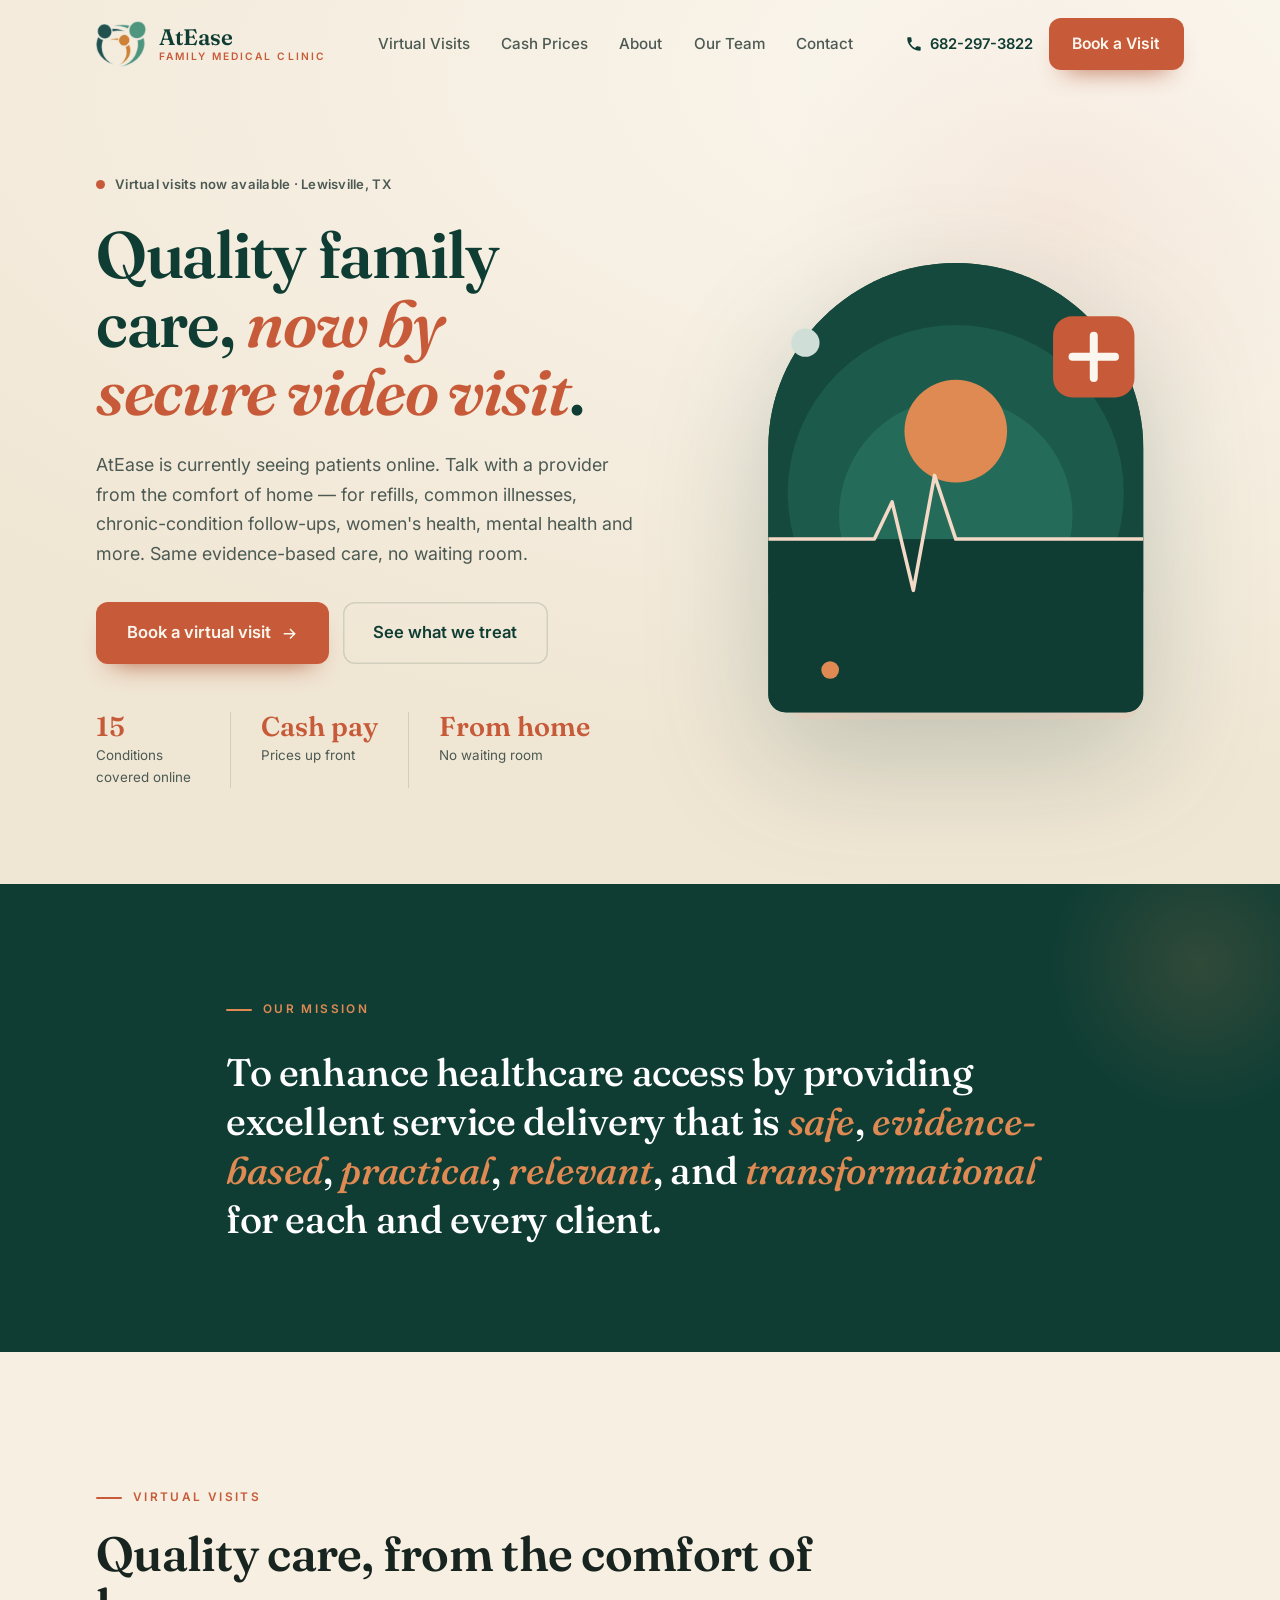
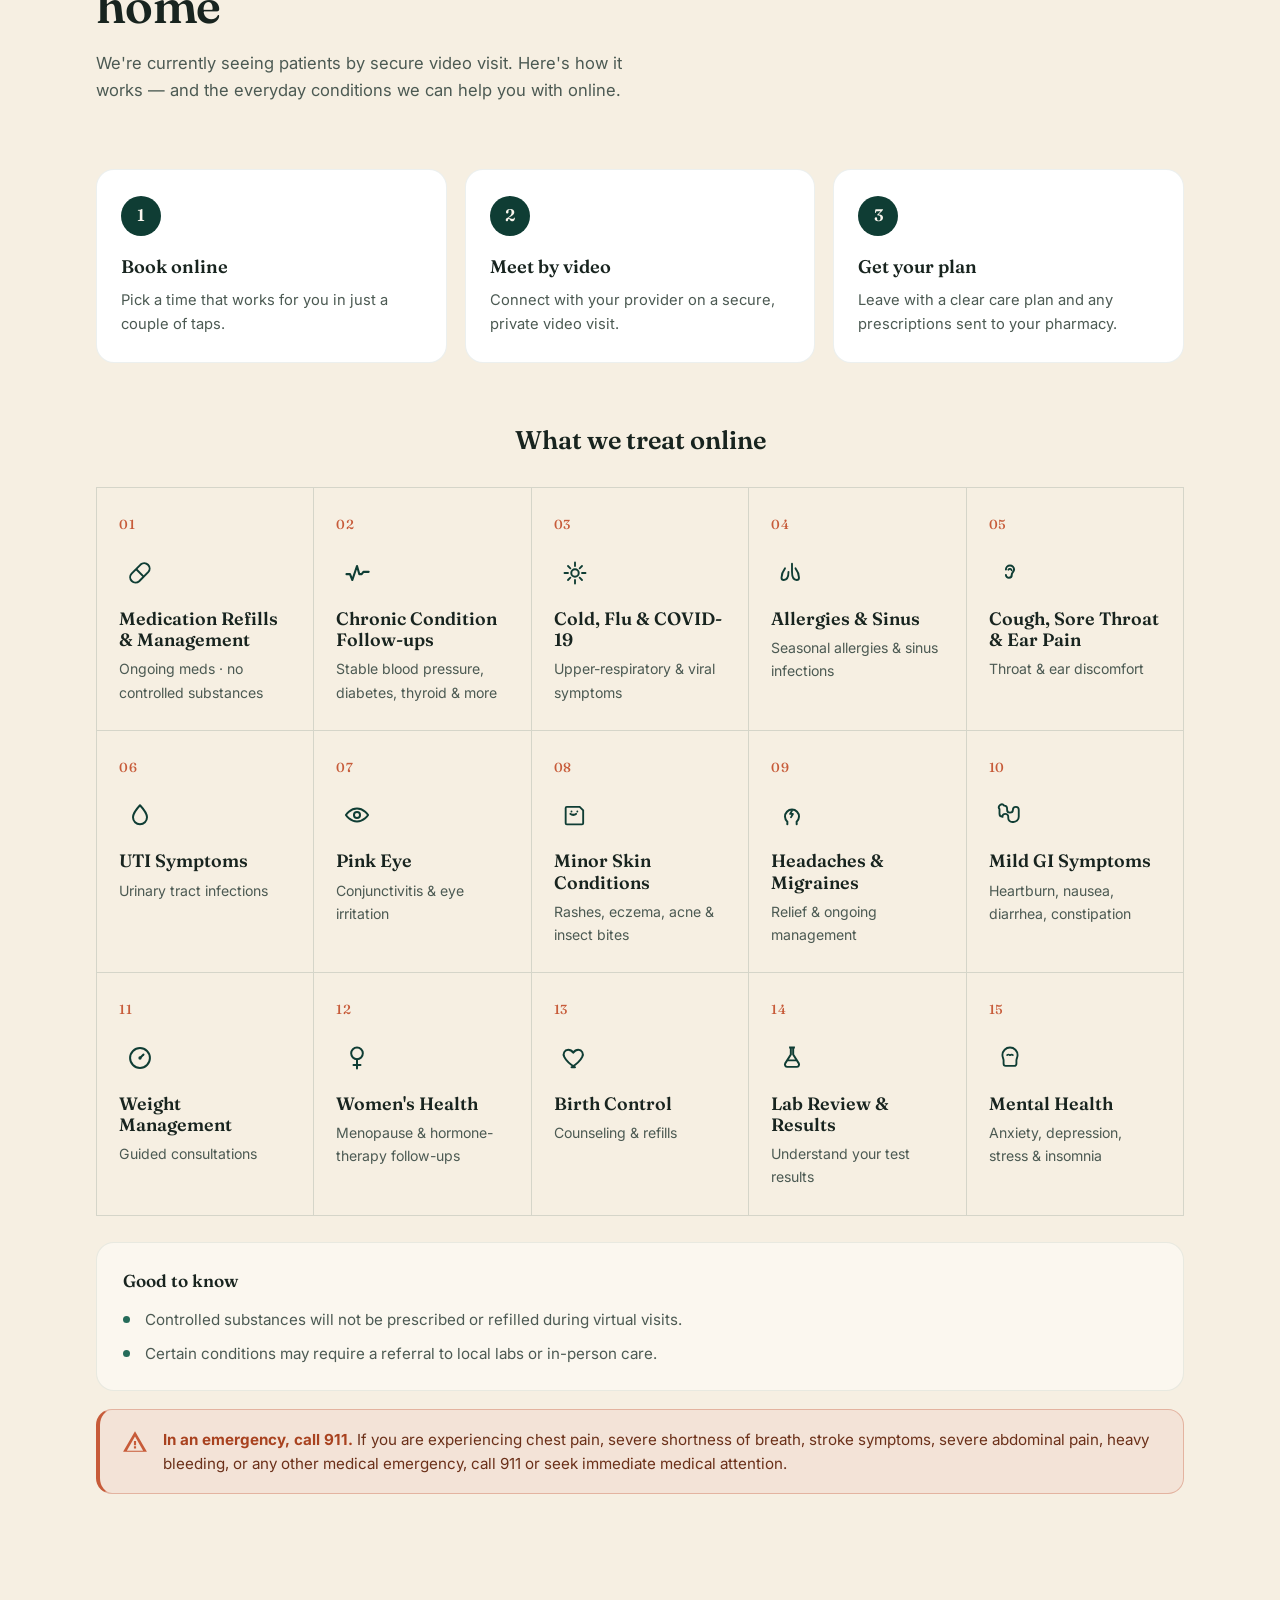
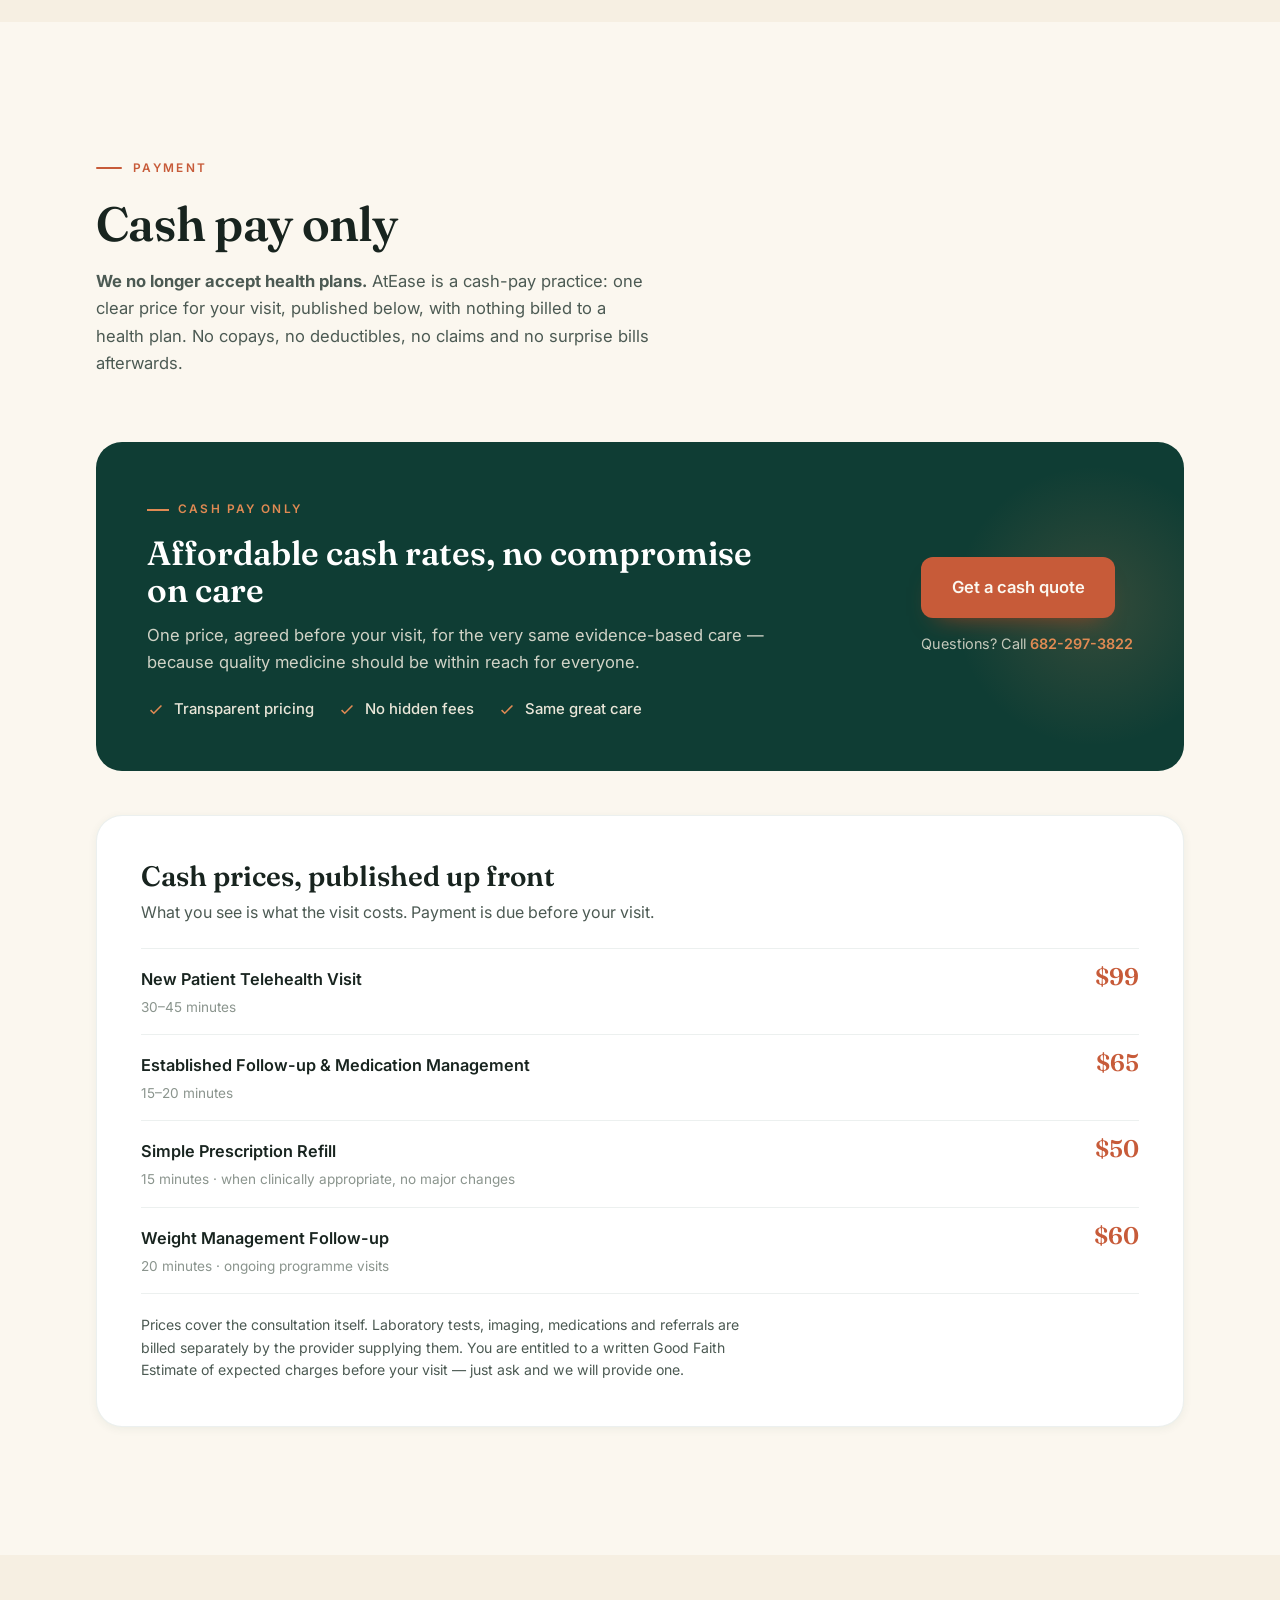
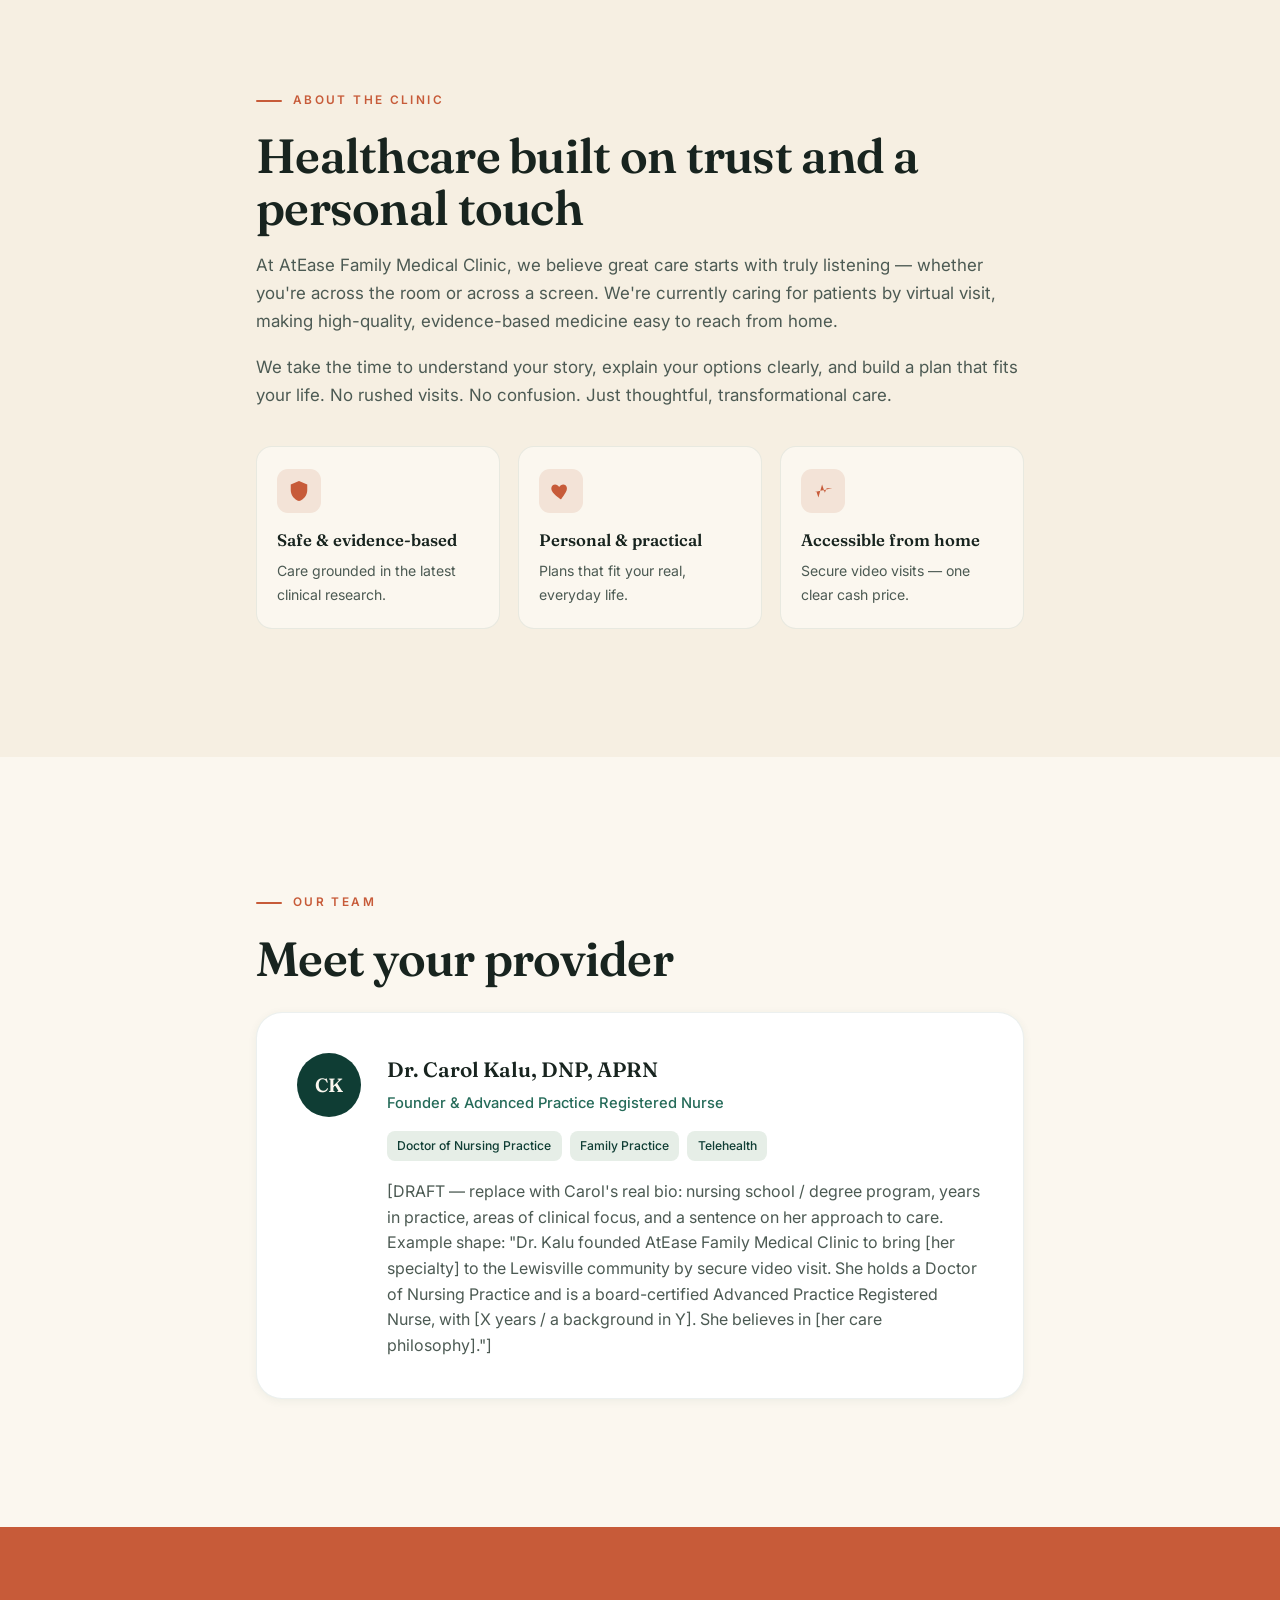
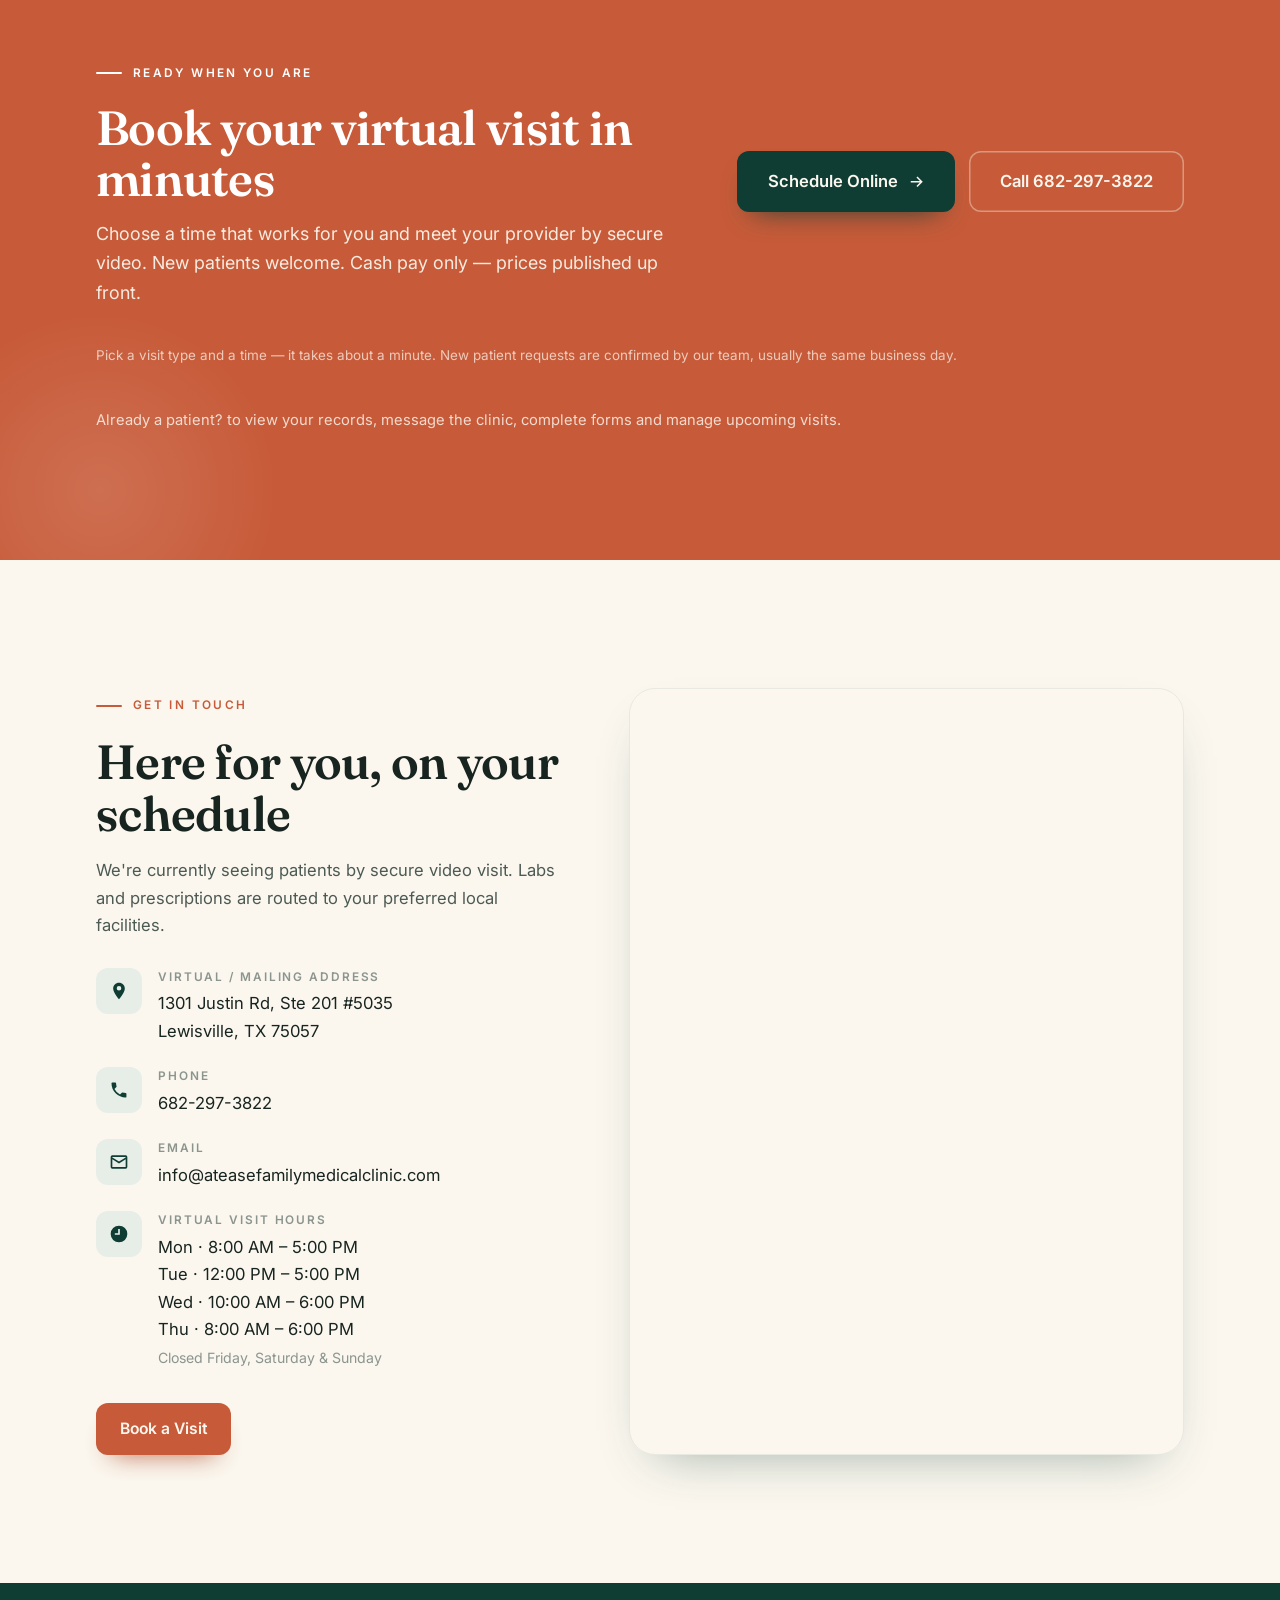
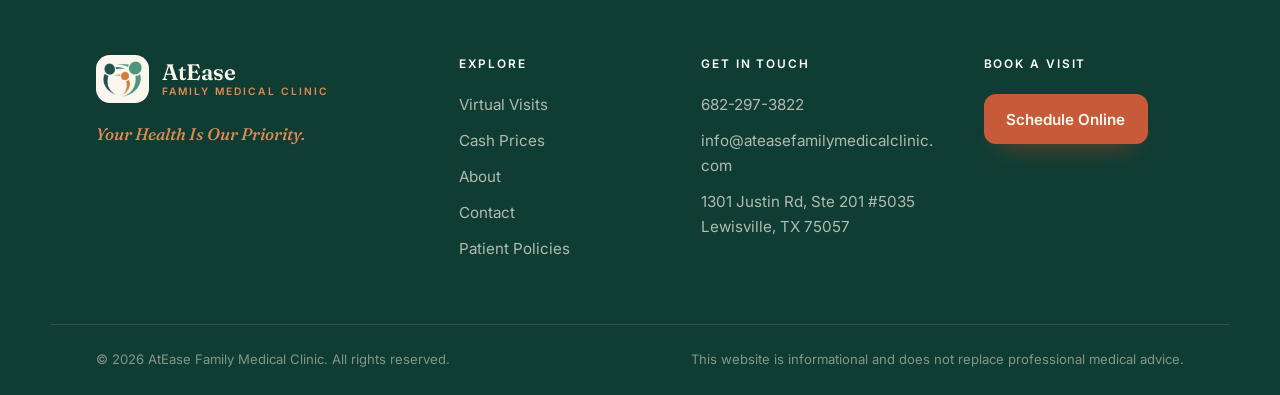
<file: index.html>
<!DOCTYPE html>
<html lang="en">
<head>
<meta charset="UTF-8" />
<meta name="viewport" content="width=device-width, initial-scale=1.0" />
<title>AtEase Family Medical Clinic — Virtual Visits in Lewisville, TX</title>
<meta name="description" content="AtEase Family Medical Clinic offers virtual visits in Lewisville, TX — refills, common illnesses, chronic-condition follow-ups, women's health, mental health and more. Evidence-based care from home. Cash pay only, with prices published up front." />

<!-- Open Graph -->
<meta property="og:title" content="AtEase Family Medical Clinic — Virtual Visits" />
<meta property="og:description" content="See a provider by secure video. Evidence-based virtual care for refills, common illnesses, chronic conditions, women's health, mental health and more. Cash pay only, prices published up front." />
<meta property="og:type" content="website" />
<meta property="og:url" content="https://ateasefamilymedicalclinic.com/" />
<meta property="og:image" content="https://ateasefamilymedicalclinic.com/og-image.png" />
<meta property="og:image:width" content="1200" />
<meta property="og:image:height" content="630" />
<meta name="twitter:card" content="summary_large_image" />
<meta name="twitter:image" content="https://ateasefamilymedicalclinic.com/og-image.png" />

<link rel="preconnect" href="https://fonts.googleapis.com" />
<link rel="preconnect" href="https://fonts.gstatic.com" crossorigin />
<link href="https://fonts.googleapis.com/css2?family=Fraunces:opsz,wght@9..144,400;9..144,500;9..144,600;9..144,700&family=Inter:wght@400;500;600;700&display=swap" rel="stylesheet" />
<link rel="stylesheet" href="styles.css?v=20261008" />
<link rel="icon" href="favicon.ico" sizes="any" />
<link rel="icon" type="image/png" sizes="32x32" href="favicon-32.png" />
<link rel="apple-touch-icon" href="apple-touch-icon.png" />
</head>
<body>

<!-- ===================== NAV ===================== -->
<header class="nav" id="nav">
  <div class="nav__inner">
    <a href="#home" class="brand" aria-label="AtEase Family Medical Clinic home">
      <span class="brand__mark" aria-hidden="true">
        <img src="logo.png" alt="" width="133" height="123" decoding="async" />
      </span>
      <span class="brand__text">
        <span class="brand__name">AtEase</span>
        <span class="brand__sub">Family Medical Clinic</span>
      </span>
    </a>

    <nav class="nav__links" aria-label="Primary">
      <a href="#services">Virtual Visits</a>
      <a href="#cash-pay">Cash Prices</a>
      <a href="#about">About</a>
      <a href="#team">Our Team</a>
      <a href="#contact">Contact</a>
    </nav>

    <div class="nav__actions">
      <a href="#" class="nav__portal" data-portal-link target="_blank" rel="noopener">Patient Portal</a>
      <a href="tel:6822973822" class="nav__phone" aria-label="Call the clinic">
        <svg viewBox="0 0 24 24" width="18" height="18" aria-hidden="true"><path fill="currentColor" d="M6.6 10.8a15 15 0 006.6 6.6l2.2-2.2a1 1 0 011-.24 11 11 0 003.5.56 1 1 0 011 1V20a1 1 0 01-1 1A17 17 0 013 4a1 1 0 011-1h3.5a1 1 0 011 1 11 11 0 00.56 3.5 1 1 0 01-.24 1z"/></svg>
        <span>682-297-3822</span>
      </a>
      <a href="#book" class="btn btn--primary nav__book" data-book-cta>Book a Visit</a>
    </div>

    <button class="nav__toggle" id="navToggle" aria-label="Open menu" aria-expanded="false">
      <span></span><span></span><span></span>
    </button>
  </div>

  <!-- mobile drawer -->
  <div class="nav__mobile" id="navMobile">
    <a href="#services">Virtual Visits</a>
      <a href="#cash-pay">Cash Prices</a>
    <a href="#about">About</a>
    <a href="#team">Our Team</a>
    <a href="#contact">Contact</a>
    <a href="#" data-portal-link target="_blank" rel="noopener">Patient Portal</a>
    <a href="tel:6822973822" class="nav__mobile-phone">682-297-3822</a>
    <a href="#book" class="btn btn--primary" data-book-cta>Book a Visit</a>
  </div>
</header>

<main>
<!-- ===================== HERO ===================== -->
<section class="hero" id="home">
  <div class="container hero__inner">
    <div class="hero__content reveal">
      <span class="eyebrow"><span class="dot"></span>Virtual visits now available · Lewisville, TX</span>
      <h1 class="hero__title">Quality family care, <em>now by secure video visit</em>.</h1>
      <p class="hero__lead">
        AtEase is currently seeing patients online. Talk with a provider from the comfort
        of home — for refills, common illnesses, chronic-condition follow-ups, women's
        health, mental health and more. Same evidence-based care, no waiting room.
      </p>
      <div class="hero__cta">
        <a href="#book" class="btn btn--primary btn--lg" data-book-cta>
          Book a virtual visit
          <svg viewBox="0 0 24 24" width="18" height="18" aria-hidden="true"><path fill="currentColor" d="M5 12h12.2l-4.6-4.6L14 6l7 7-7 7-1.4-1.4 4.6-4.6H5z"/></svg>
        </a>
        <a href="#services" class="btn btn--ghost btn--lg">See what we treat</a>
      </div>

      <ul class="hero__trust" aria-label="Highlights">
        <li><strong>15</strong><span>Conditions covered online</span></li>
        <li><strong>Cash pay</strong><span>Prices up front</span></li>
        <li><strong>From home</strong><span>No waiting room</span></li>
      </ul>
    </div>

    <div class="hero__art reveal" aria-hidden="true">
      <svg viewBox="0 0 520 600" fill="none" xmlns="http://www.w3.org/2000/svg">
        <defs>
          <clipPath id="archClip">
            <path d="M50 270C50 154 145 60 262 60C379 60 474 154 474 270V548C474 559 465 568 454 568H70C59 568 50 559 50 548V270Z"/>
          </clipPath>
        </defs>

        <!-- soft offset shadow shape -->
        <path d="M74 286C74 176 162 88 272 88C382 88 470 176 470 286V556C470 567 461 576 450 576H94C83 576 74 567 74 556V286Z" fill="#E7C9B6" opacity="0.5"/>

        <!-- main arch -->
        <path d="M50 270C50 154 145 60 262 60C379 60 474 154 474 270V548C474 559 465 568 454 568H70C59 568 50 559 50 548V270Z" fill="#0F3D34"/>

        <g clip-path="url(#archClip)">
          <!-- concentric sunrise arcs -->
          <circle cx="262" cy="300" r="250" fill="#15493E"/>
          <circle cx="262" cy="320" r="190" fill="#1C5A4C"/>
          <circle cx="262" cy="345" r="132" fill="#256B59"/>
          <!-- sun -->
          <circle cx="262" cy="250" r="58" fill="#E08A53"/>
          <circle cx="262" cy="250" r="58" fill="#C9582F" opacity="0.0"/>
          <!-- horizon band -->
          <rect x="50" y="372" width="424" height="196" fill="#0F3D34"/>
          <!-- heartbeat line -->
          <path d="M50 372H150L170 372L190 330L214 430L238 300L262 372H474" stroke="#F3D9C6" stroke-width="4" stroke-linecap="round" stroke-linejoin="round"/>
        </g>

        <!-- floating plus badge -->
        <g>
          <rect x="372" y="120" width="92" height="92" rx="22" fill="#C75B39"/>
          <path d="M418 142V190M394 166H442" stroke="#FBF7EF" stroke-width="9" stroke-linecap="round"/>
        </g>
        <!-- small accent dot -->
        <circle cx="92" cy="150" r="16" fill="#CFDED6"/>
        <circle cx="120" cy="520" r="10" fill="#E08A53"/>
      </svg>
    </div>
  </div>
</section>

<!-- ===================== MARQUEE / MISSION ===================== -->
<section class="mission" id="mission">
  <div class="container mission__inner reveal">
    <span class="section-tag">Our Mission</span>
    <p class="mission__text">
      To enhance healthcare access by providing excellent service delivery that is
      <em>safe</em>, <em>evidence-based</em>, <em>practical</em>, <em>relevant</em>, and
      <em>transformational</em> for each and every client.
    </p>
  </div>
</section>

<!-- ===================== VIRTUAL VISITS ===================== -->
<section class="services section" id="services">
  <div class="container">
    <div class="section-head reveal">
      <span class="section-tag">Virtual Visits</span>
      <h2 class="section-title">Quality care, from the comfort of home</h2>
      <p class="section-lead">We're currently seeing patients by secure video visit. Here's how it works — and the everyday conditions we can help you with online.</p>
    </div>

    <div class="vsteps reveal">
      <div class="vstep">
        <span class="vstep__n">1</span>
        <h4>Book online</h4>
        <p>Pick a time that works for you in just a couple of taps.</p>
      </div>
      <div class="vstep">
        <span class="vstep__n">2</span>
        <h4>Meet by video</h4>
        <p>Connect with your provider on a secure, private video visit.</p>
      </div>
      <div class="vstep">
        <span class="vstep__n">3</span>
        <h4>Get your plan</h4>
        <p>Leave with a clear care plan and any prescriptions sent to your pharmacy.</p>
      </div>
    </div>

    <h3 class="vsub reveal">What we treat online</h3>
    <div class="services__grid" id="servicesGrid">
      <!-- cards injected by JS -->
    </div>

    <div class="vnotes reveal">
      <p class="vnotes__title">Good to know</p>
      <ul>
        <li>Controlled substances will not be prescribed or refilled during virtual visits.</li>
        <li>Certain conditions may require a referral to local labs or in-person care.</li>
      </ul>
    </div>

    <div class="emergency reveal" role="note" aria-label="Emergency notice">
      <span class="emergency__icon" aria-hidden="true">
        <svg viewBox="0 0 24 24" width="26" height="26"><path fill="currentColor" d="M12 2 1 21h22L12 2zm0 5 7.5 13H4.5L12 7zm-1 4v4h2v-4h-2zm0 5v2h2v-2h-2z"/></svg>
      </span>
      <p><strong>In an emergency, call 911.</strong> If you are experiencing chest pain, severe shortness of breath, stroke symptoms, severe abdominal pain, heavy bleeding, or any other medical emergency, call 911 or seek immediate medical attention.</p>
    </div>
  </div>
</section>

<!-- ===================== PAYMENT / CASH PAY =====================
     Was the insurance section. The practice stopped taking health plans in
     Oct 2026 at the owner's instruction and is cash pay only. The CSS class
     name below is retained only because styles.css keys its layout off it. -->
<section class="insurance section" id="cash-pay">
  <div class="container">
    <div class="section-head reveal">
      <span class="section-tag">Payment</span>
      <h2 class="section-title">Cash pay only</h2>
      <p class="section-lead"><strong>We no longer accept health plans.</strong> AtEase is a cash-pay practice: one clear price for your visit, published below, with nothing billed to a health plan. No copays, no deductibles, no claims and no surprise bills afterwards.</p>
    </div>

    <div class="cash-banner reveal">
      <div class="cash-banner__deco" aria-hidden="true">
        <svg viewBox="0 0 100 100"><path fill="currentColor" d="M58 8H42a6 6 0 00-6 6v22H14a6 6 0 00-6 6v16a6 6 0 006 6h22v22a6 6 0 006 6h16a6 6 0 006-6V64h22a6 6 0 006-6V42a6 6 0 00-6-6H64V14a6 6 0 00-6-6z"/></svg>
      </div>
      <div class="cash-banner__main">
        <span class="cash-banner__badge">Cash pay only</span>
        <h3 class="cash-banner__title">Affordable cash rates, no compromise on care</h3>
        <p class="cash-banner__text">One price, agreed before your visit, for the very same evidence-based care — because quality medicine should be within reach for everyone.</p>
        <ul class="cash-banner__feats">
          <li><svg viewBox="0 0 24 24" width="18" height="18"><path fill="currentColor" d="M9 16.2l-3.5-3.5L4 14.2 9 19l11-11-1.5-1.5z"/></svg>Transparent pricing</li>
          <li><svg viewBox="0 0 24 24" width="18" height="18"><path fill="currentColor" d="M9 16.2l-3.5-3.5L4 14.2 9 19l11-11-1.5-1.5z"/></svg>No hidden fees</li>
          <li><svg viewBox="0 0 24 24" width="18" height="18"><path fill="currentColor" d="M9 16.2l-3.5-3.5L4 14.2 9 19l11-11-1.5-1.5z"/></svg>Same great care</li>
        </ul>
      </div>
      <div class="cash-banner__side">
        <a href="#book" class="btn btn--primary btn--lg" data-book-cta>Get a cash quote</a>
        <p class="cash-banner__call">Questions? Call <a href="tel:6822973822">682-297-3822</a></p>
      </div>
    </div>

    <!-- ===================== CASH PRICING ===================== -->
    <div class="pricing reveal" id="pricing">
      <div class="pricing__head">
        <h3 class="pricing__title">Cash prices, published up front</h3>
        <p class="pricing__lead">What you see is what the visit costs. Payment is due before your visit.</p>
      </div>

      <ul class="pricing__list">
        <li class="pricing__row">
          <span class="pricing__name">New Patient Telehealth Visit<em>30–45 minutes</em></span>
          <span class="pricing__cost">$99</span>
        </li>
        <li class="pricing__row">
          <span class="pricing__name">Established Follow-up &amp; Medication Management<em>15–20 minutes</em></span>
          <span class="pricing__cost">$65</span>
        </li>
        <li class="pricing__row">
          <span class="pricing__name">Simple Prescription Refill<em>15 minutes · when clinically appropriate, no major changes</em></span>
          <span class="pricing__cost">$50</span>
        </li>
        <li class="pricing__row">
          <span class="pricing__name">Weight Management Follow-up<em>20 minutes · ongoing programme visits</em></span>
          <span class="pricing__cost">$60</span>
        </li>
      </ul>

      <p class="pricing__note">
        Prices cover the consultation itself. Laboratory tests, imaging, medications and referrals
        are billed separately by the provider supplying them. You are entitled to a written
        Good Faith Estimate of expected charges before your visit — just ask and we will provide one.
      </p>
    </div>
  </div>
</section>

<!-- ===================== ABOUT / PROVIDER ===================== -->
<section class="about section" id="about">
  <div class="container about__inner">
    <div class="about__content reveal">
      <span class="section-tag">About the Clinic</span>
      <h2 class="section-title">Healthcare built on trust and a personal touch</h2>
      <p class="about__text">
        At AtEase Family Medical Clinic, we believe great care starts with truly listening —
        whether you're across the room or across a screen. We're currently caring for patients
        by virtual visit, making high-quality, evidence-based medicine easy to reach from home.
      </p>
      <p class="about__text">
        We take the time to understand your story, explain your options clearly, and build a
        plan that fits your life. No rushed visits. No confusion. Just thoughtful,
        transformational care.
      </p>
      <div class="about__values">
        <div class="valuecard">
          <span class="valuecard__icon">
            <svg viewBox="0 0 24 24" width="22" height="22"><path fill="currentColor" d="M12 1l9 4v6c0 5.6-3.8 10.7-9 12-5.2-1.3-9-6.4-9-12V5z"/></svg>
          </span>
          <h4>Safe & evidence-based</h4>
          <p>Care grounded in the latest clinical research.</p>
        </div>
        <div class="valuecard">
          <span class="valuecard__icon">
            <svg viewBox="0 0 24 24" width="22" height="22"><path fill="currentColor" d="M12 21s-7.5-4.6-10-9.4C.6 8.5 2.2 5 5.5 5c2 0 3.4 1.1 4.5 2.6C11.1 6.1 12.5 5 14.5 5 17.8 5 19.4 8.5 18 11.6 15.5 16.4 12 21 12 21z"/></svg>
          </span>
          <h4>Personal & practical</h4>
          <p>Plans that fit your real, everyday life.</p>
        </div>
        <div class="valuecard">
          <span class="valuecard__icon">
            <svg viewBox="0 0 24 24" width="22" height="22"><path fill="currentColor" d="M3 13h2l2 6 4-14 3 9 2-5h6"/></svg>
          </span>
          <h4>Accessible from home</h4>
          <p>Secure video visits — one clear cash price.</p>
        </div>
      </div>
    </div>
  </div>
</section>

<!-- ===================== TEAM =====================
     DRAFT — content below is placeholder text in [brackets].
     Confirmed from the EHR: name, credential letters (DNP, APRN)
     and Dr. prefix. Everything else needs Carol's sign-off before
     this goes live. See PROJECT-NOTES.md §4n. -->
<section class="team section" id="team">
  <div class="container team__inner">
    <span class="section-tag">Our Team</span>
    <h2 class="section-title">Meet your provider</h2>
    <div class="team-card reveal">
      <div class="team-card__mono" aria-hidden="true">CK</div>
      <div class="team-card__body">
        <h3 class="team-card__name">Dr. Carol Kalu, DNP, APRN</h3>
        <p class="team-card__role">Founder &amp; Advanced Practice Registered Nurse</p>
        <div class="team-card__chips">
          <span>Doctor of Nursing Practice</span>
          <span>Family Practice</span>
          <span>Telehealth</span>
        </div>
        <p class="team-card__bio">
          [DRAFT — replace with Carol's real bio: nursing school / degree program,
          years in practice, areas of clinical focus, and a sentence on her approach
          to care. Example shape: "Dr. Kalu founded AtEase Family Medical Clinic to
          bring [her specialty] to the Lewisville community by secure video visit.
          She holds a Doctor of Nursing Practice and is a board-certified Advanced
          Practice Registered Nurse, with [X years / a background in Y]. She believes
          in [her care philosophy]."]
        </p>
      </div>
    </div>
  </div>
</section>

<!-- ===================== BOOK CTA ===================== -->
<section class="book section" id="book">
  <div class="container book__inner reveal">
    <div class="book__copy">
      <span class="section-tag section-tag--light">Ready when you are</span>
      <h2 class="book__title">Book your virtual visit in minutes</h2>
      <p class="book__lead">Choose a time that works for you and meet your provider by secure video. New patients welcome. Cash pay only — prices published up front.</p>
    </div>
    <div class="book__actions">
      <!-- Tebra scheduling widget. Configure the URL in clinic-config.js -->
      <a href="#" class="btn btn--primary btn--lg" data-book-cta id="primaryBook">
        Schedule Online
        <svg viewBox="0 0 24 24" width="18" height="18" aria-hidden="true"><path fill="currentColor" d="M5 12h12.2l-4.6-4.6L14 6l7 7-7 7-1.4-1.4 4.6-4.6H5z"/></svg>
      </a>
      <a href="tel:6822973822" class="btn btn--ghost btn--lg btn--ghost-light">Call 682-297-3822</a>
    </div>
    <p class="book__note" id="bookNote">Pick a visit type and a time — it takes about a minute.</p>

    <!-- Scheduler mounts here on first click (kept out of the initial page load) -->
    <div class="scheduler" id="scheduler" hidden>
      <div class="scheduler__bar">
        <span class="scheduler__label">
          <svg viewBox="0 0 24 24" width="16" height="16" aria-hidden="true"><path fill="currentColor" d="M12 1l9 4v6c0 5.25-3.84 10.16-9 11-5.16-.84-9-5.75-9-11V5l9-4zm0 10.9H19V5.9l-7-3.1v9.1z"/></svg>
          Secure scheduling by Tebra
        </span>
        <button type="button" class="scheduler__close" id="schedulerClose">Close</button>
      </div>
      <div class="scheduler__frame" id="schedulerFrame"></div>
      <p class="scheduler__fine">
        Requests from new patients are reviewed by our team before they are confirmed —
        you will receive an email once your visit is approved.
      </p>
    </div>

    <p class="book__portal">
      Already a patient?
      <a href="#" data-portal-link target="_blank" rel="noopener">Sign in to the Patient Portal</a>
      to view your records, message the clinic, complete forms and manage upcoming visits.
    </p>
  </div>
</section>

<!-- ===================== CONTACT ===================== -->
<section class="contact section" id="contact">
  <div class="container contact__inner">
    <div class="contact__info reveal">
      <span class="section-tag">Get in Touch</span>
      <h2 class="section-title">Here for you, on your schedule</h2>
      <p class="section-lead">We're currently seeing patients by secure video visit. Labs and prescriptions are routed to your preferred local facilities.</p>

      <ul class="contact__list">
        <li>
          <span class="contact__ic"><svg viewBox="0 0 24 24" width="20" height="20"><path fill="currentColor" d="M12 2C8 2 5 5 5 9c0 5 7 13 7 13s7-8 7-13c0-4-3-7-7-7zm0 9.5A2.5 2.5 0 1112 6a2.5 2.5 0 010 5.5z"/></svg></span>
          <div>
            <p class="contact__label">Virtual / Mailing Address</p>
            <p class="contact__value">1301 Justin Rd, Ste 201 #5035<br>Lewisville, TX 75057</p>
          </div>
        </li>
        <li>
          <span class="contact__ic"><svg viewBox="0 0 24 24" width="20" height="20"><path fill="currentColor" d="M6.6 10.8a15 15 0 006.6 6.6l2.2-2.2a1 1 0 011-.24 11 11 0 003.5.56 1 1 0 011 1V20a1 1 0 01-1 1A17 17 0 013 4a1 1 0 011-1h3.5a1 1 0 011 1 11 11 0 00.56 3.5 1 1 0 01-.24 1z"/></svg></span>
          <div>
            <p class="contact__label">Phone</p>
            <p class="contact__value"><a href="tel:6822973822">682-297-3822</a></p>
          </div>
        </li>
        <li>
          <span class="contact__ic"><svg viewBox="0 0 24 24" width="20" height="20"><path fill="currentColor" d="M4 4h16a2 2 0 012 2v12a2 2 0 01-2 2H4a2 2 0 01-2-2V6a2 2 0 012-2zm0 2v.5l8 5 8-5V6H4zm16 12V8.7l-8 5-8-5V18z"/></svg></span>
          <div>
            <p class="contact__label">Email</p>
            <p class="contact__value"><a href="mailto:info@ateasefamilymedicalclinic.com">info@ateasefamilymedicalclinic.com</a></p>
          </div>
        </li>
        <li>
          <span class="contact__ic"><svg viewBox="0 0 24 24" width="20" height="20"><path fill="currentColor" d="M12 2a10 10 0 100 20 10 10 0 000-20zm1 11H7v-2h4V6h2z"/></svg></span>
          <div>
            <p class="contact__label">Virtual Visit Hours</p>
            <p class="contact__value">Mon · 8:00 AM – 5:00 PM<br>Tue · 12:00 PM – 5:00 PM<br>Wed · 10:00 AM – 6:00 PM<br>Thu · 8:00 AM – 6:00 PM<br><span class="muted">Closed Friday, Saturday &amp; Sunday</span></p>
          </div>
        </li>
      </ul>
      <a href="#book" class="btn btn--primary" data-book-cta>Book a Visit</a>
    </div>

    <div class="contact__map reveal">
      <iframe
        title="AtEase Family Medical Clinic location map"
        src="https://www.google.com/maps?q=1301%20Justin%20Rd%20Ste%20201%20Lewisville%20TX%2075057&output=embed"
        loading="lazy"
        referrerpolicy="no-referrer-when-downgrade"></iframe>
    </div>
  </div>
</section>
</main>

<!-- ===================== FOOTER ===================== -->
<footer class="footer">
  <div class="container footer__inner">
    <div class="footer__brand">
      <a href="#home" class="brand brand--light">
        <span class="brand__mark" aria-hidden="true">
          <img src="logo.png" alt="" width="133" height="123" decoding="async" />
        </span>
        <span class="brand__text">
          <span class="brand__name">AtEase</span>
          <span class="brand__sub">Family Medical Clinic</span>
        </span>
      </a>
      <p class="footer__tag">Your Health Is Our Priority.</p>
    </div>

    <nav class="footer__col" aria-label="Footer">
      <h5>Explore</h5>
      <a href="#services">Virtual Visits</a>
      <a href="#cash-pay">Cash Prices</a>
      <a href="#about">About</a>
      <a href="#contact">Contact</a>
      <a href="policies.html">Patient Policies</a>
    </nav>

    <div class="footer__col">
      <h5>Get in touch</h5>
      <a href="tel:6822973822">682-297-3822</a>
      <a href="mailto:info@ateasefamilymedicalclinic.com">info@ateasefamilymedicalclinic.com</a>
      <span>1301 Justin Rd, Ste 201 #5035<br>Lewisville, TX 75057</span>
    </div>

    <div class="footer__col">
      <h5>Book a visit</h5>
      <a href="#book" class="footer__book btn btn--primary" data-book-cta>Schedule Online</a>
      <a href="#" data-portal-link target="_blank" rel="noopener">Patient Portal sign-in</a>
    </div>
  </div>
  <div class="footer__bar">
    <p>© <span id="year"></span> AtEase Family Medical Clinic. All rights reserved.</p>
    <p class="footer__fine">This website is informational and does not replace professional medical advice.</p>
  </div>
</footer>

<script src="clinic-config.js?v=20261008"></script>
<script src="script.js?v=20261008"></script>
</body>
</html>
</file>
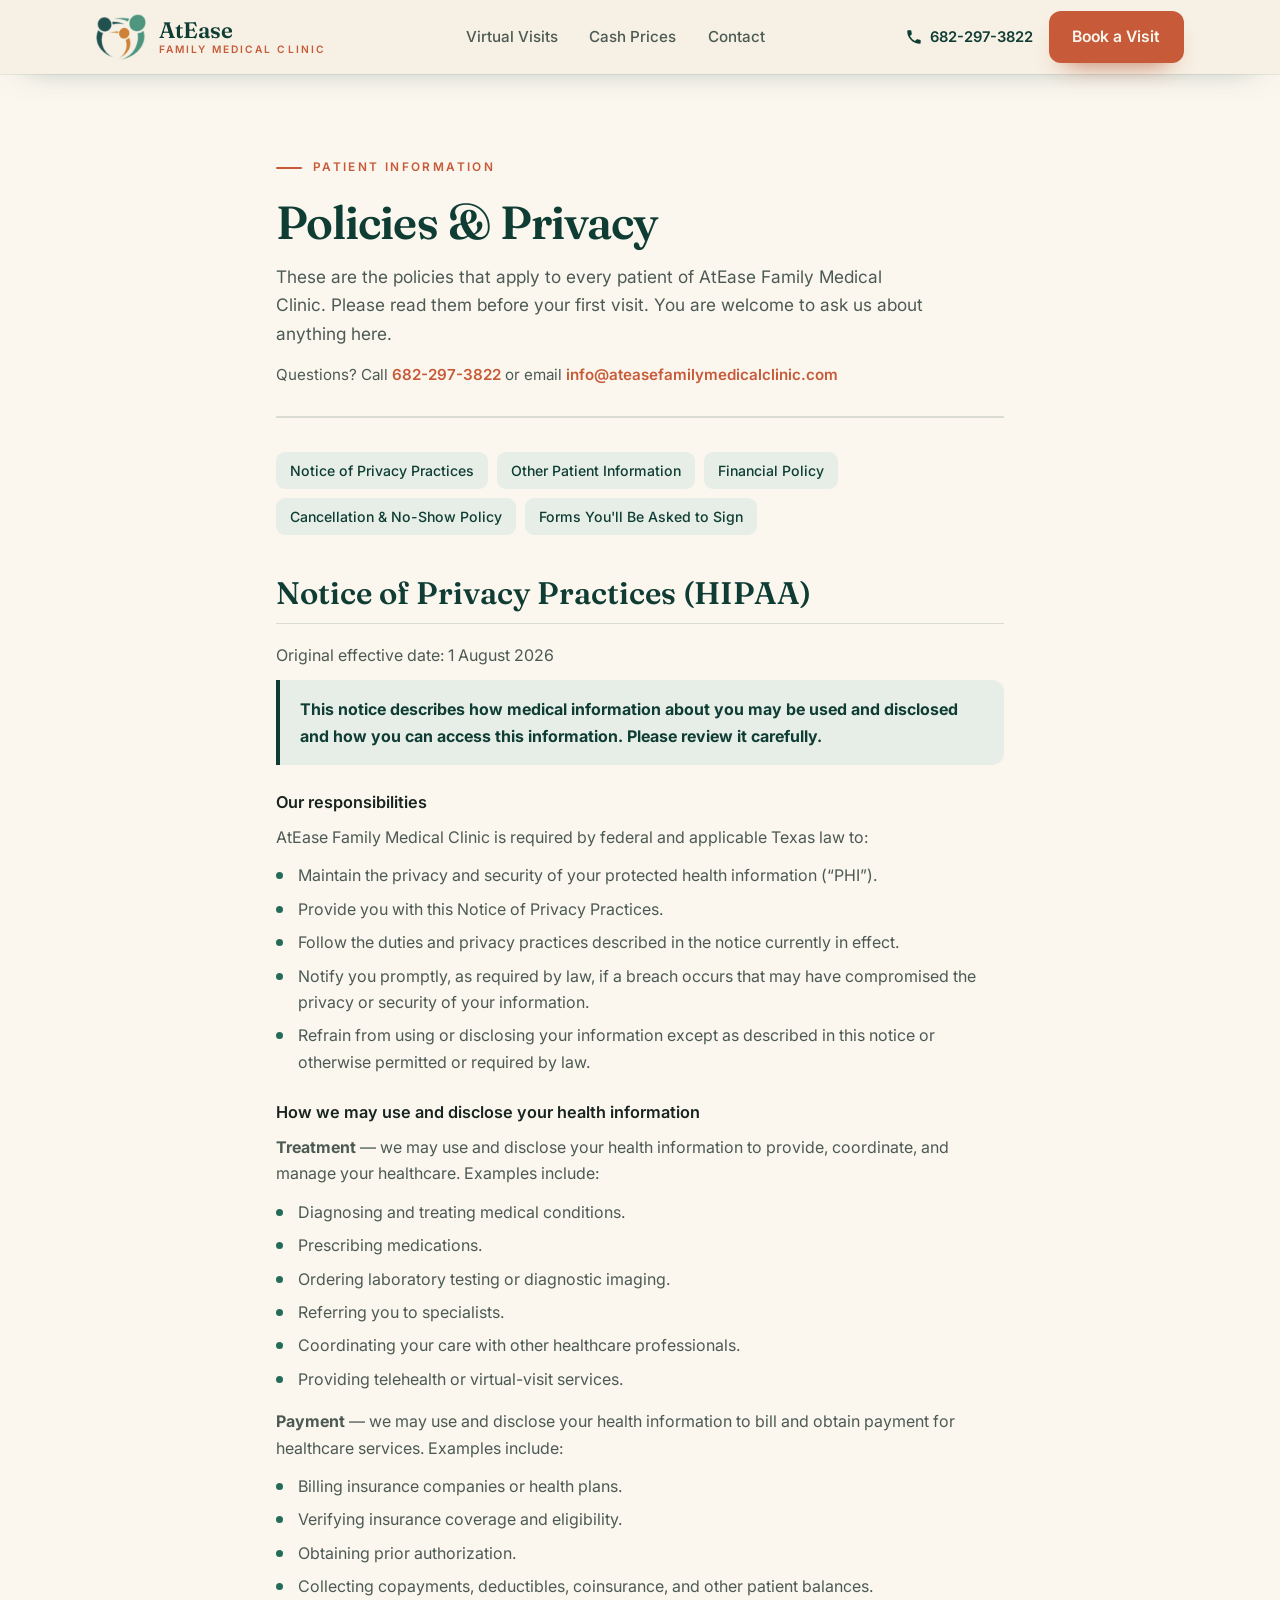
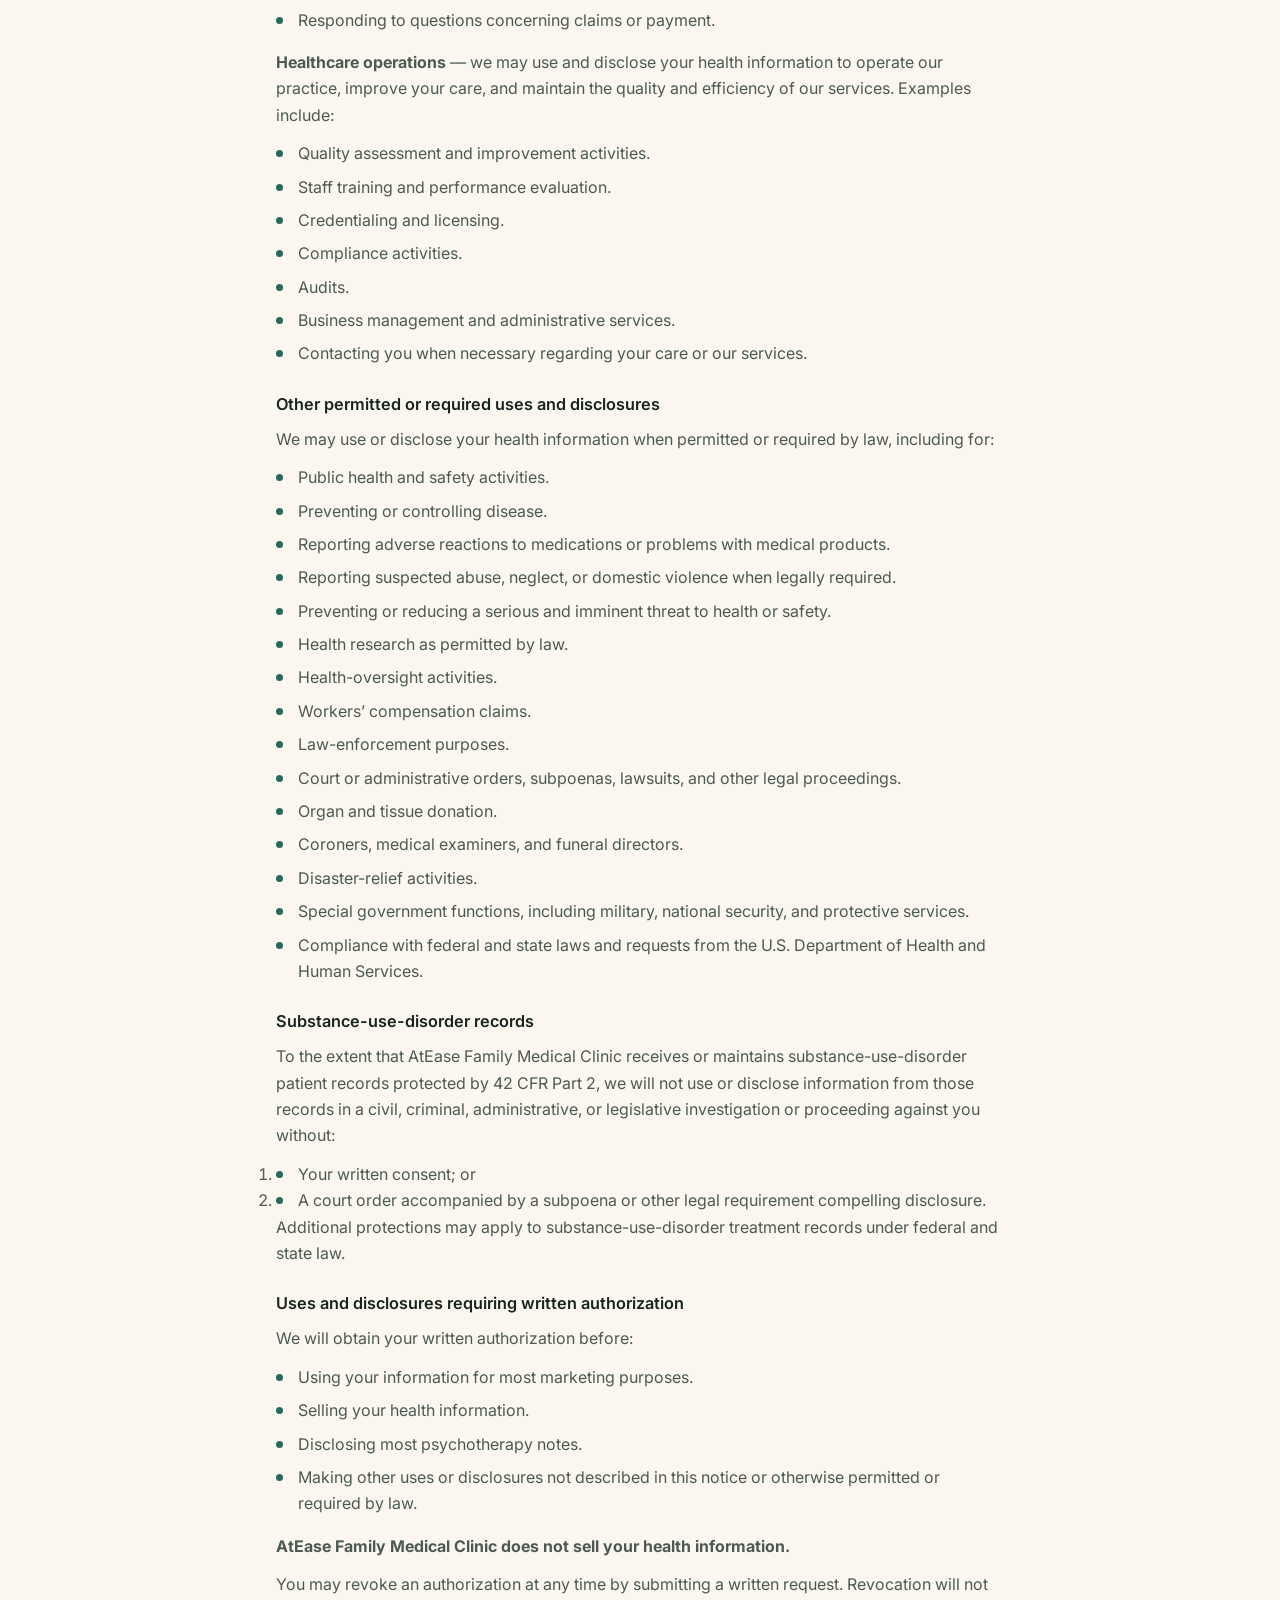
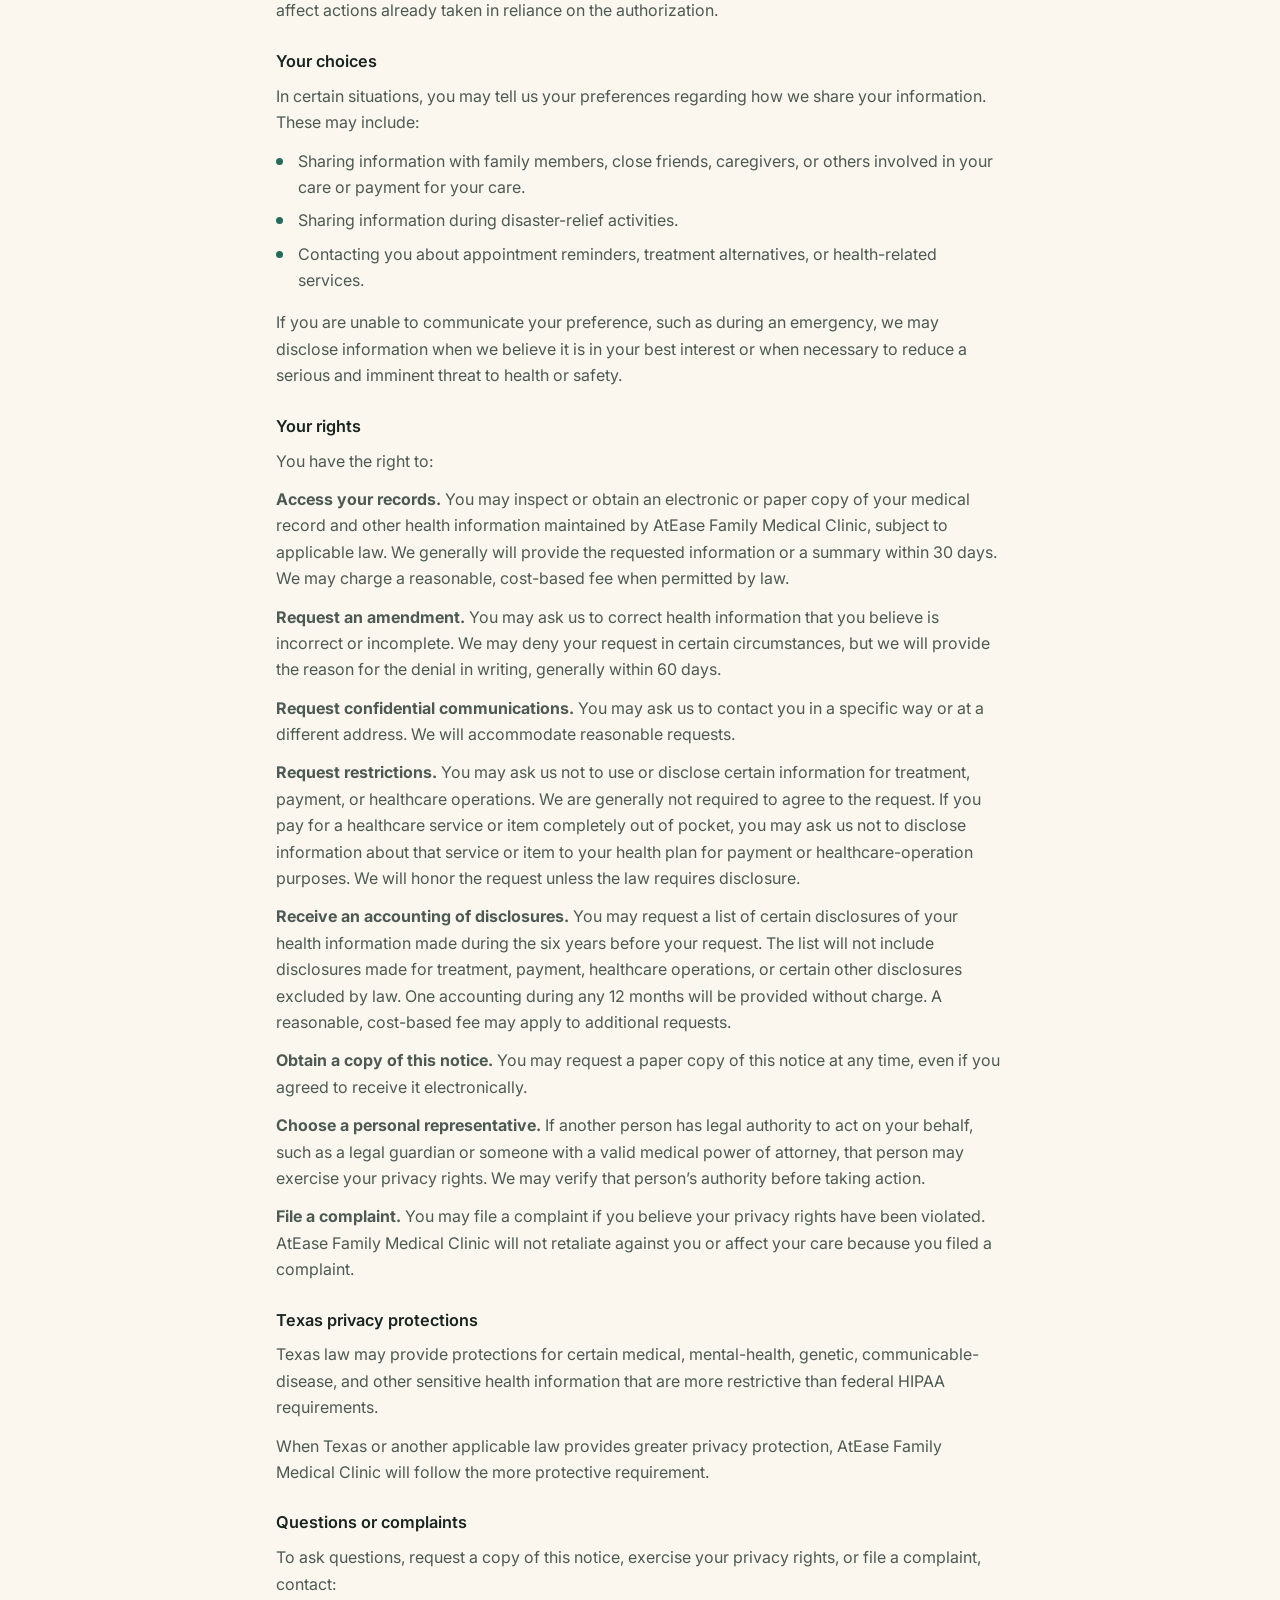
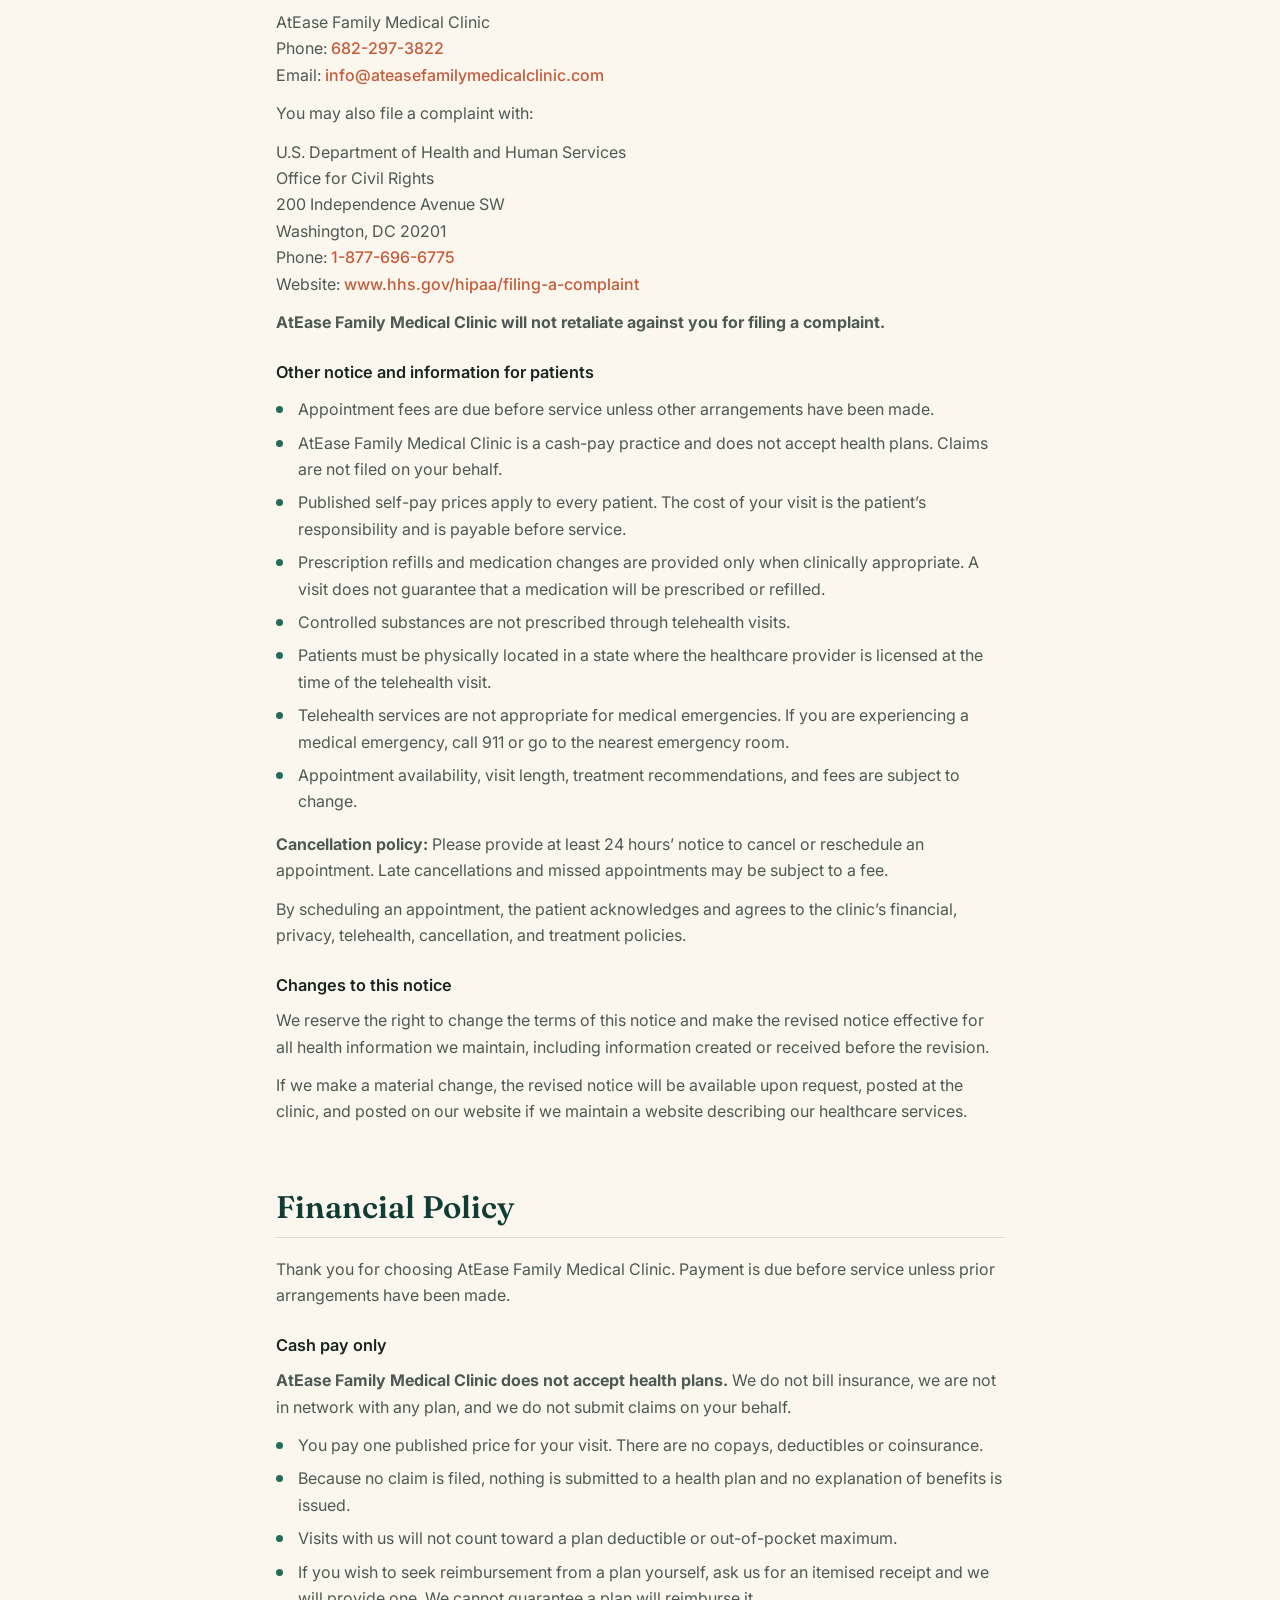
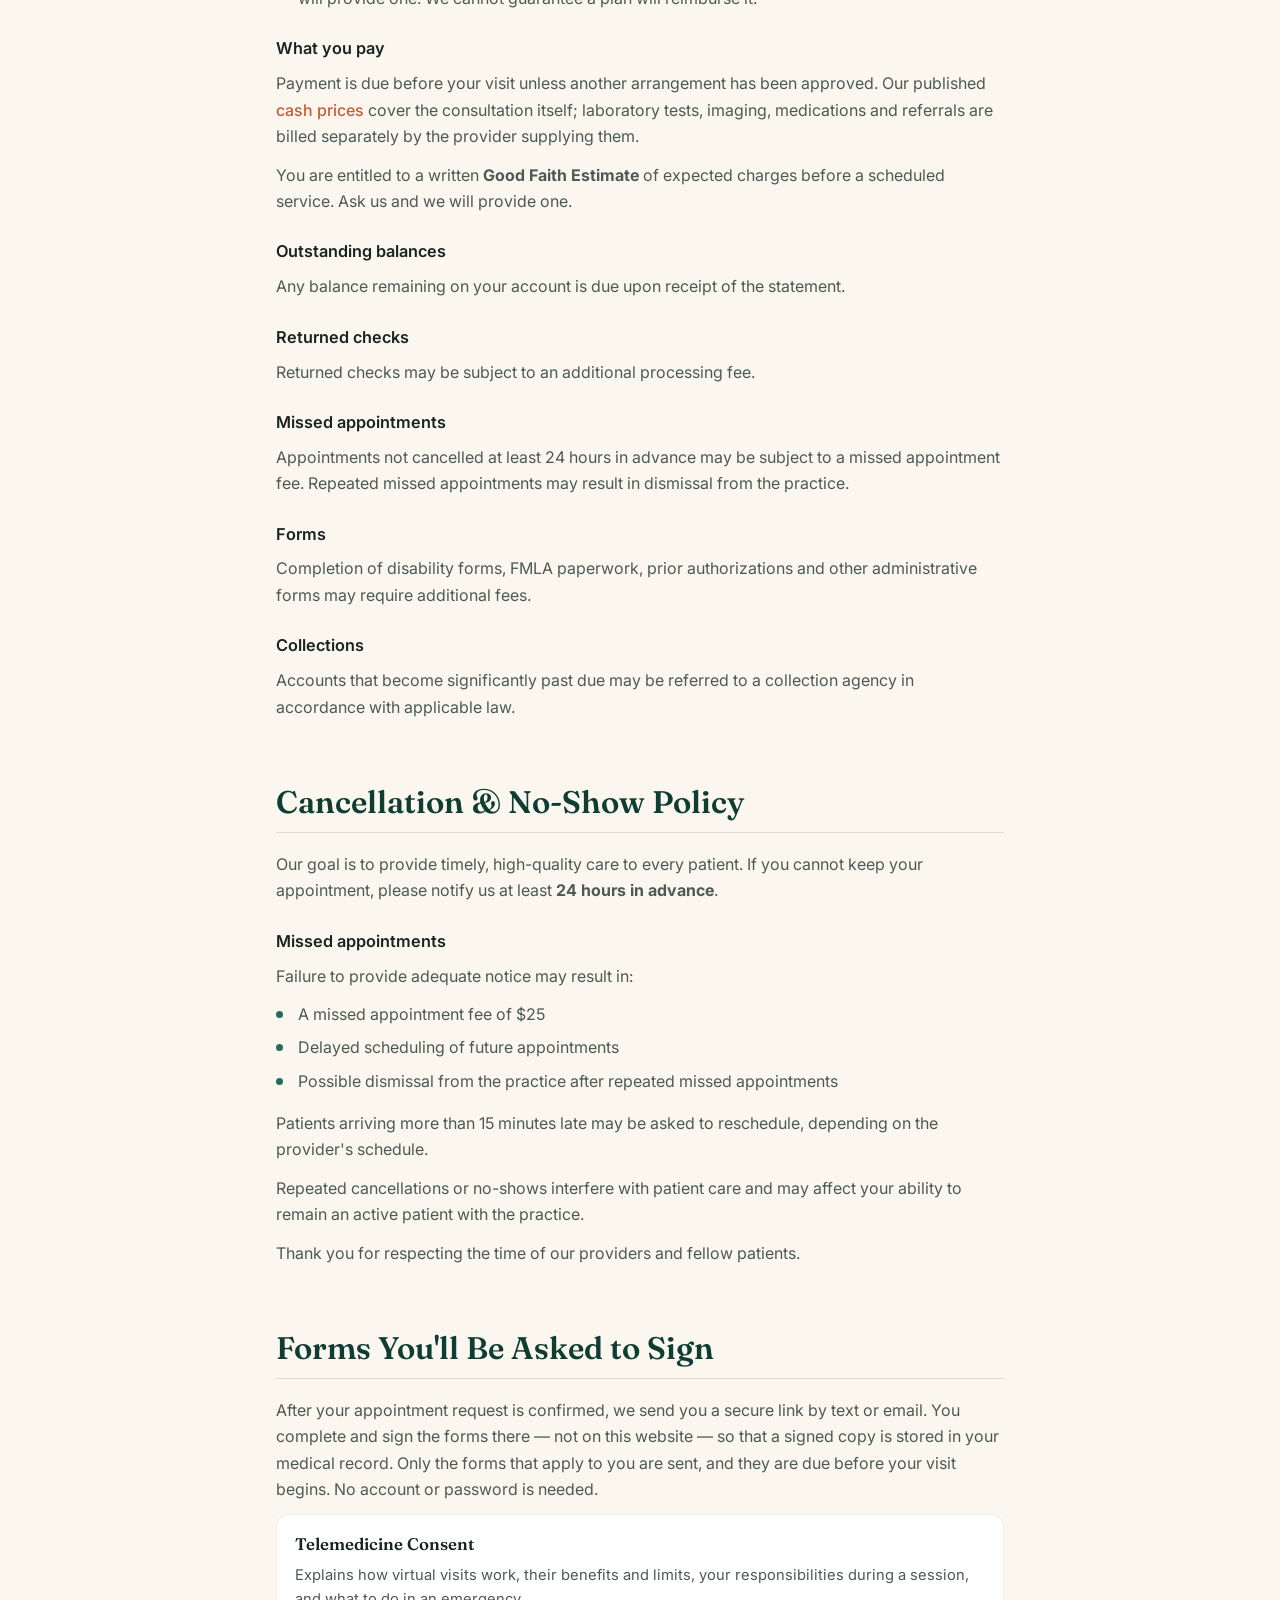
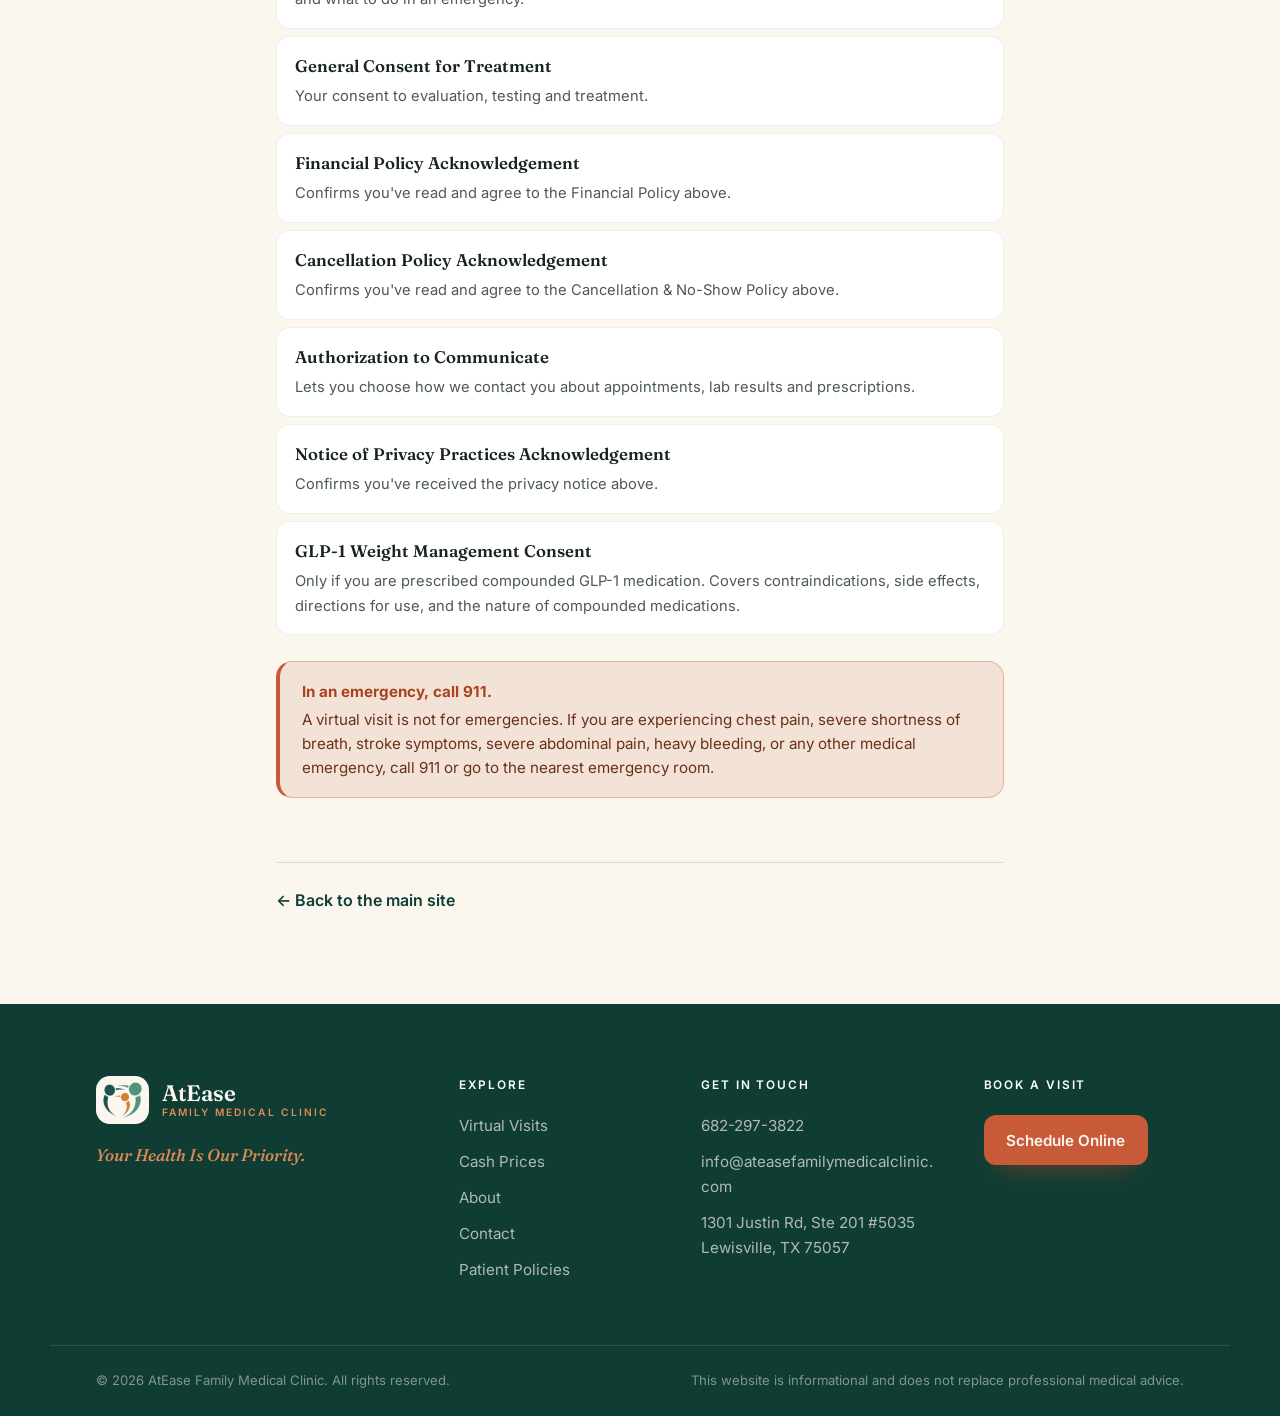
<file: policies.html>
<!DOCTYPE html>
<html lang="en">
<head>
<meta charset="UTF-8" />
<meta name="viewport" content="width=device-width, initial-scale=1.0" />
<title>Patient Policies &amp; Privacy — AtEase Family Medical Clinic</title>
<meta name="description" content="Notice of Privacy Practices, Financial Policy and Cancellation Policy for AtEase Family Medical Clinic, Lewisville, TX." />
<meta name="robots" content="index, follow" />

<meta property="og:title" content="Patient Policies &amp; Privacy — AtEase Family Medical Clinic" />
<meta property="og:type" content="website" />
<meta property="og:url" content="https://ateasefamilymedicalclinic.com/policies.html" />
<meta property="og:image" content="https://ateasefamilymedicalclinic.com/og-image.png" />
<meta name="twitter:card" content="summary_large_image" />

<link rel="preconnect" href="https://fonts.googleapis.com" />
<link rel="preconnect" href="https://fonts.gstatic.com" crossorigin />
<link href="https://fonts.googleapis.com/css2?family=Fraunces:opsz,wght@9..144,400;9..144,500;9..144,600;9..144,700&family=Inter:wght@400;500;600;700&display=swap" rel="stylesheet" />
<link rel="stylesheet" href="styles.css?v=20261008" />
<link rel="icon" href="favicon.ico" sizes="any" />
<link rel="icon" type="image/png" sizes="32x32" href="favicon-32.png" />
<link rel="apple-touch-icon" href="apple-touch-icon.png" />
</head>
<body class="page-doc">

<!-- ===================== NAV ===================== -->
<header class="nav scrolled" id="nav">
  <div class="nav__inner">
    <a href="index.html#home" class="brand" aria-label="AtEase Family Medical Clinic home">
      <span class="brand__mark" aria-hidden="true">
        <img src="logo.png" alt="" width="133" height="123" decoding="async" />
      </span>
      <span class="brand__text">
        <span class="brand__name">AtEase</span>
        <span class="brand__sub">Family Medical Clinic</span>
      </span>
    </a>

    <nav class="nav__links" aria-label="Primary">
      <a href="index.html#services">Virtual Visits</a>
      <a href="index.html#cash-pay">Cash Prices</a>
      <a href="index.html#contact">Contact</a>
    </nav>

    <div class="nav__actions">
      <a href="tel:6822973822" class="nav__phone" aria-label="Call the clinic">
        <svg viewBox="0 0 24 24" width="18" height="18" aria-hidden="true"><path fill="currentColor" d="M6.6 10.8a15 15 0 006.6 6.6l2.2-2.2a1 1 0 011-.24 11 11 0 003.5.56 1 1 0 011 1V20a1 1 0 01-1 1A17 17 0 013 4a1 1 0 011-1h3.5a1 1 0 011 1 11 11 0 00.56 3.5 1 1 0 01-.24 1z"/></svg>
        <span>682-297-3822</span>
      </a>
      <a href="#" class="nav__portal" data-portal-link target="_blank" rel="noopener" hidden>Patient Portal</a>
      <a href="index.html#book" class="btn btn--primary nav__book">Book a Visit</a>
    </div>
  </div>
</header>

<main class="doc">
  <div class="container">

    <div class="doc__head">
      <span class="section-tag">Patient Information</span>
      <h1 class="doc__title">Policies &amp; Privacy</h1>
      <p class="doc__lead">
        These are the policies that apply to every patient of AtEase Family Medical Clinic.
        Please read them before your first visit. You are welcome to ask us about anything here.
      </p>
      <p class="doc__contact">
        Questions? Call <a href="tel:6822973822">682-297-3822</a> or email
        <a href="mailto:info@ateasefamilymedicalclinic.com">info@ateasefamilymedicalclinic.com</a>
      </p>
    </div>

    <nav class="doc__toc" aria-label="On this page">
      <a href="#privacy">Notice of Privacy Practices</a>
      <a href="#other-info">Other Patient Information</a>
      <a href="#financial">Financial Policy</a>
      <a href="#cancellation">Cancellation &amp; No-Show Policy</a>
      <a href="#forms">Forms You'll Be Asked to Sign</a>
    </nav>

    <!-- ============ HIPAA NOTICE ============
         Source of truth: "consent and disclaimers/NOTICE OF PRIVACY PRACTICES (HIPAA) (2) (4).pdf"
         — the attorney-reviewed notice supplied by the practice owner, Sept 2026.
         The wording below is reproduced from that document. Do NOT reword it.
         If the PDF is revised, re-transcribe rather than edit in place.

         ONE DELIBERATE DEVIATION from the PDF, on the practice owner's express
         instruction (Carol Kalu, 18 Sep 2026):
           PDF says  "Appointment fees are due at the time of booking ..."
           page says "Appointment fees are due before service ..."
         She asked for this because Tebra does not collect payment at booking -
         a booking arrives as a tentative request and is invoiced separately.
         The attorney's PDF still carries the old wording, so it should be
         reissued to match; until then this page and that document differ on
         this one line, knowingly. -->
    <section class="doc__section" id="privacy">
      <h2>Notice of Privacy Practices (HIPAA)</h2>
      <p class="doc__meta">Original effective date: 1 August 2026</p>

      <p class="doc__callout"><strong>This notice describes how medical information about you may be used and disclosed and how you can access this information. Please review it carefully.</strong></p>

      <h3>Our responsibilities</h3>
      <p>AtEase Family Medical Clinic is required by federal and applicable Texas law to:</p>
      <ul>
        <li>Maintain the privacy and security of your protected health information (&ldquo;PHI&rdquo;).</li>
        <li>Provide you with this Notice of Privacy Practices.</li>
        <li>Follow the duties and privacy practices described in the notice currently in effect.</li>
        <li>Notify you promptly, as required by law, if a breach occurs that may have compromised the privacy or security of your information.</li>
        <li>Refrain from using or disclosing your information except as described in this notice or otherwise permitted or required by law.</li>
      </ul>

      <h3>How we may use and disclose your health information</h3>
      <p><strong>Treatment</strong> &mdash; we may use and disclose your health information to provide, coordinate, and manage your healthcare. Examples include:</p>
      <ul>
        <li>Diagnosing and treating medical conditions.</li>
        <li>Prescribing medications.</li>
        <li>Ordering laboratory testing or diagnostic imaging.</li>
        <li>Referring you to specialists.</li>
        <li>Coordinating your care with other healthcare professionals.</li>
        <li>Providing telehealth or virtual-visit services.</li>
      </ul>

      <p><strong>Payment</strong> &mdash; we may use and disclose your health information to bill and obtain payment for healthcare services. Examples include:</p>
      <ul>
        <li>Billing insurance companies or health plans.</li>
        <li>Verifying insurance coverage and eligibility.</li>
        <li>Obtaining prior authorization.</li>
        <li>Collecting copayments, deductibles, coinsurance, and other patient balances.</li>
        <li>Responding to questions concerning claims or payment.</li>
      </ul>

      <p><strong>Healthcare operations</strong> &mdash; we may use and disclose your health information to operate our practice, improve your care, and maintain the quality and efficiency of our services. Examples include:</p>
      <ul>
        <li>Quality assessment and improvement activities.</li>
        <li>Staff training and performance evaluation.</li>
        <li>Credentialing and licensing.</li>
        <li>Compliance activities.</li>
        <li>Audits.</li>
        <li>Business management and administrative services.</li>
        <li>Contacting you when necessary regarding your care or our services.</li>
      </ul>

      <h3>Other permitted or required uses and disclosures</h3>
      <p>We may use or disclose your health information when permitted or required by law, including for:</p>
      <ul>
        <li>Public health and safety activities.</li>
        <li>Preventing or controlling disease.</li>
        <li>Reporting adverse reactions to medications or problems with medical products.</li>
        <li>Reporting suspected abuse, neglect, or domestic violence when legally required.</li>
        <li>Preventing or reducing a serious and imminent threat to health or safety.</li>
        <li>Health research as permitted by law.</li>
        <li>Health-oversight activities.</li>
        <li>Workers&rsquo; compensation claims.</li>
        <li>Law-enforcement purposes.</li>
        <li>Court or administrative orders, subpoenas, lawsuits, and other legal proceedings.</li>
        <li>Organ and tissue donation.</li>
        <li>Coroners, medical examiners, and funeral directors.</li>
        <li>Disaster-relief activities.</li>
        <li>Special government functions, including military, national security, and protective services.</li>
        <li>Compliance with federal and state laws and requests from the U.S. Department of Health and Human Services.</li>
      </ul>

      <h3>Substance-use-disorder records</h3>
      <p>To the extent that AtEase Family Medical Clinic receives or maintains substance-use-disorder patient records protected by 42 CFR Part 2, we will not use or disclose information from those records in a civil, criminal, administrative, or legislative investigation or proceeding against you without:</p>
      <ol>
        <li>Your written consent; or</li>
        <li>A court order accompanied by a subpoena or other legal requirement compelling disclosure.</li>
      </ol>
      <p>Additional protections may apply to substance-use-disorder treatment records under federal and state law.</p>

      <h3>Uses and disclosures requiring written authorization</h3>
      <p>We will obtain your written authorization before:</p>
      <ul>
        <li>Using your information for most marketing purposes.</li>
        <li>Selling your health information.</li>
        <li>Disclosing most psychotherapy notes.</li>
        <li>Making other uses or disclosures not described in this notice or otherwise permitted or required by law.</li>
      </ul>
      <p><strong>AtEase Family Medical Clinic does not sell your health information.</strong></p>
      <p>You may revoke an authorization at any time by submitting a written request. Revocation will not affect actions already taken in reliance on the authorization.</p>

      <h3>Your choices</h3>
      <p>In certain situations, you may tell us your preferences regarding how we share your information. These may include:</p>
      <ul>
        <li>Sharing information with family members, close friends, caregivers, or others involved in your care or payment for your care.</li>
        <li>Sharing information during disaster-relief activities.</li>
        <li>Contacting you about appointment reminders, treatment alternatives, or health-related services.</li>
      </ul>
      <p>If you are unable to communicate your preference, such as during an emergency, we may disclose information when we believe it is in your best interest or when necessary to reduce a serious and imminent threat to health or safety.</p>

      <h3>Your rights</h3>
      <p>You have the right to:</p>

      <p><strong>Access your records.</strong> You may inspect or obtain an electronic or paper copy of your medical record and other health information maintained by AtEase Family Medical Clinic, subject to applicable law. We generally will provide the requested information or a summary within 30 days. We may charge a reasonable, cost-based fee when permitted by law.</p>

      <p><strong>Request an amendment.</strong> You may ask us to correct health information that you believe is incorrect or incomplete. We may deny your request in certain circumstances, but we will provide the reason for the denial in writing, generally within 60 days.</p>

      <p><strong>Request confidential communications.</strong> You may ask us to contact you in a specific way or at a different address. We will accommodate reasonable requests.</p>

      <p><strong>Request restrictions.</strong> You may ask us not to use or disclose certain information for treatment, payment, or healthcare operations. We are generally not required to agree to the request. If you pay for a healthcare service or item completely out of pocket, you may ask us not to disclose information about that service or item to your health plan for payment or healthcare-operation purposes. We will honor the request unless the law requires disclosure.</p>

      <p><strong>Receive an accounting of disclosures.</strong> You may request a list of certain disclosures of your health information made during the six years before your request. The list will not include disclosures made for treatment, payment, healthcare operations, or certain other disclosures excluded by law. One accounting during any 12 months will be provided without charge. A reasonable, cost-based fee may apply to additional requests.</p>

      <p><strong>Obtain a copy of this notice.</strong> You may request a paper copy of this notice at any time, even if you agreed to receive it electronically.</p>

      <p><strong>Choose a personal representative.</strong> If another person has legal authority to act on your behalf, such as a legal guardian or someone with a valid medical power of attorney, that person may exercise your privacy rights. We may verify that person&rsquo;s authority before taking action.</p>

      <p><strong>File a complaint.</strong> You may file a complaint if you believe your privacy rights have been violated. AtEase Family Medical Clinic will not retaliate against you or affect your care because you filed a complaint.</p>

      <h3>Texas privacy protections</h3>
      <p>Texas law may provide protections for certain medical, mental-health, genetic, communicable-disease, and other sensitive health information that are more restrictive than federal HIPAA requirements.</p>
      <p>When Texas or another applicable law provides greater privacy protection, AtEase Family Medical Clinic will follow the more protective requirement.</p>

      <h3>Questions or complaints</h3>
      <p>To ask questions, request a copy of this notice, exercise your privacy rights, or file a complaint, contact:</p>
      <p>
        AtEase Family Medical Clinic<br>
        Phone: <a href="tel:6822973822">682-297-3822</a><br>
        Email: <a href="mailto:info@ateasefamilymedicalclinic.com">info@ateasefamilymedicalclinic.com</a>
      </p>
      <p>You may also file a complaint with:</p>
      <p>
        U.S. Department of Health and Human Services<br>
        Office for Civil Rights<br>
        200 Independence Avenue SW<br>
        Washington, DC 20201<br>
        Phone: <a href="tel:18776966775">1-877-696-6775</a><br>
        Website: <a href="https://www.hhs.gov/hipaa/filing-a-complaint" target="_blank" rel="noopener">www.hhs.gov/hipaa/filing-a-complaint</a>
      </p>
      <p><strong>AtEase Family Medical Clinic will not retaliate against you for filing a complaint.</strong></p>

      <h3 id="other-info">Other notice and information for patients</h3>
      <ul>
        <li>Appointment fees are due before service unless other arrangements have been made.</li>
        <li>AtEase Family Medical Clinic is a cash-pay practice and does not accept health plans. Claims are not filed on your behalf.</li>
        <li>Published self-pay prices apply to every patient. The cost of your visit is the patient&rsquo;s responsibility and is payable before service.</li>
        <li>Prescription refills and medication changes are provided only when clinically appropriate. A visit does not guarantee that a medication will be prescribed or refilled.</li>
        <li>Controlled substances are not prescribed through telehealth visits.</li>
        <li>Patients must be physically located in a state where the healthcare provider is licensed at the time of the telehealth visit.</li>
        <li>Telehealth services are not appropriate for medical emergencies. If you are experiencing a medical emergency, call 911 or go to the nearest emergency room.</li>
        <li>Appointment availability, visit length, treatment recommendations, and fees are subject to change.</li>
      </ul>
      <p><strong>Cancellation policy:</strong> Please provide at least 24 hours&rsquo; notice to cancel or reschedule an appointment. Late cancellations and missed appointments may be subject to a fee.</p>
      <p>By scheduling an appointment, the patient acknowledges and agrees to the clinic&rsquo;s financial, privacy, telehealth, cancellation, and treatment policies.</p>

      <h3>Changes to this notice</h3>
      <p>We reserve the right to change the terms of this notice and make the revised notice effective for all health information we maintain, including information created or received before the revision.</p>
      <p>If we make a material change, the revised notice will be available upon request, posted at the clinic, and posted on our website if we maintain a website describing our healthcare services.</p>
    </section>

    <!-- ============ FINANCIAL POLICY ============ -->
    <section class="doc__section" id="financial">
      <h2>Financial Policy</h2>
      <p>Thank you for choosing AtEase Family Medical Clinic. Payment is due before service unless prior arrangements have been made.</p>

      <h3>Cash pay only</h3>
      <p><strong>AtEase Family Medical Clinic does not accept health plans.</strong> We do not bill insurance, we are not in network with any plan, and we do not submit claims on your behalf.</p>
      <ul>
        <li>You pay one published price for your visit. There are no copays, deductibles or coinsurance.</li>
        <li>Because no claim is filed, nothing is submitted to a health plan and no explanation of benefits is issued.</li>
        <li>Visits with us will not count toward a plan deductible or out-of-pocket maximum.</li>
        <li>If you wish to seek reimbursement from a plan yourself, ask us for an itemised receipt and we will provide one. We cannot guarantee a plan will reimburse it.</li>
      </ul>

      <h3>What you pay</h3>
      <p>Payment is due before your visit unless another arrangement has been approved. Our published <a href="index.html#pricing">cash prices</a> cover the consultation itself; laboratory tests, imaging, medications and referrals are billed separately by the provider supplying them.</p>
      <p>You are entitled to a written <strong>Good Faith Estimate</strong> of expected charges before a scheduled service. Ask us and we will provide one.</p>

      <h3>Outstanding balances</h3>
      <p>Any balance remaining on your account is due upon receipt of the statement.</p>

      <h3>Returned checks</h3>
      <p>Returned checks may be subject to an additional processing fee.</p>

      <h3>Missed appointments</h3>
      <p>Appointments not cancelled at least 24 hours in advance may be subject to a missed appointment fee. Repeated missed appointments may result in dismissal from the practice.</p>

      <h3>Forms</h3>
      <p>Completion of disability forms, FMLA paperwork, prior authorizations and other administrative forms may require additional fees.</p>

      <h3>Collections</h3>
      <p>Accounts that become significantly past due may be referred to a collection agency in accordance with applicable law.</p>
    </section>

    <!-- ============ CANCELLATION ============ -->
    <section class="doc__section" id="cancellation">
      <h2>Cancellation &amp; No-Show Policy</h2>
      <p>Our goal is to provide timely, high-quality care to every patient. If you cannot keep your appointment, please notify us at least <strong>24 hours in advance</strong>.</p>

      <h3>Missed appointments</h3>
      <p>Failure to provide adequate notice may result in:</p>
      <ul>
        <li>A missed appointment fee<span id="missedFee"> of $25</span></li>
        <li>Delayed scheduling of future appointments</li>
        <li>Possible dismissal from the practice after repeated missed appointments</li>
      </ul>
      <p>Patients arriving more than 15 minutes late may be asked to reschedule, depending on the provider's schedule.</p>
      <p>Repeated cancellations or no-shows interfere with patient care and may affect your ability to remain an active patient with the practice.</p>
      <p>Thank you for respecting the time of our providers and fellow patients.</p>
    </section>

    <!-- ============ FORMS ============ -->
    <section class="doc__section" id="forms">
      <h2>Forms You'll Be Asked to Sign</h2>
      <p>
        After your appointment request is confirmed, we send you a secure link by text or email.
        You complete and sign the forms there — not on this website — so that a signed copy is stored
        in your medical record. Only the forms that apply to you are sent, and they are due before
        your visit begins. No account or password is needed.
      </p>

      <ul class="doc__forms">
        <li>
          <strong>Telemedicine Consent</strong>
          <span>Explains how virtual visits work, their benefits and limits, your responsibilities during a session, and what to do in an emergency.</span>
        </li>
        <li>
          <strong>General Consent for Treatment</strong>
          <span>Your consent to evaluation, testing and treatment.</span>
        </li>
        <li>
          <strong>Financial Policy Acknowledgement</strong>
          <span>Confirms you've read and agree to the Financial Policy above.</span>
        </li>
        <li>
          <strong>Cancellation Policy Acknowledgement</strong>
          <span>Confirms you've read and agree to the Cancellation &amp; No-Show Policy above.</span>
        </li>
        <li>
          <strong>Authorization to Communicate</strong>
          <span>Lets you choose how we contact you about appointments, lab results and prescriptions.</span>
        </li>
        <li>
          <strong>Notice of Privacy Practices Acknowledgement</strong>
          <span>Confirms you've received the privacy notice above.</span>
        </li>
        <li>
          <strong>GLP-1 Weight Management Consent</strong>
          <span>Only if you are prescribed compounded GLP-1 medication. Covers contraindications, side effects, directions for use, and the nature of compounded medications.</span>
        </li>
      </ul>

      <div class="doc__emergency" role="note">
        <strong>In an emergency, call 911.</strong>
        A virtual visit is not for emergencies. If you are experiencing chest pain, severe shortness of
        breath, stroke symptoms, severe abdominal pain, heavy bleeding, or any other medical emergency,
        call 911 or go to the nearest emergency room.
      </div>
    </section>

    <p class="doc__back"><a href="index.html">&larr; Back to the main site</a></p>

  </div>
</main>

<!-- ===================== FOOTER ===================== -->
<footer class="footer">
  <div class="container footer__inner">
    <div class="footer__brand">
      <a href="index.html#home" class="brand brand--light">
        <span class="brand__mark" aria-hidden="true">
          <img src="logo.png" alt="" width="133" height="123" decoding="async" />
        </span>
        <span class="brand__text">
          <span class="brand__name">AtEase</span>
          <span class="brand__sub">Family Medical Clinic</span>
        </span>
      </a>
      <p class="footer__tag">Your Health Is Our Priority.</p>
    </div>

    <nav class="footer__col" aria-label="Footer">
      <h5>Explore</h5>
      <a href="index.html#services">Virtual Visits</a>
      <a href="index.html#cash-pay">Cash Prices</a>
      <a href="index.html#about">About</a>
      <a href="index.html#contact">Contact</a>
      <a href="policies.html">Patient Policies</a>
    </nav>

    <div class="footer__col">
      <h5>Get in touch</h5>
      <a href="tel:6822973822">682-297-3822</a>
      <a href="mailto:info@ateasefamilymedicalclinic.com">info@ateasefamilymedicalclinic.com</a>
      <span>1301 Justin Rd, Ste 201 #5035<br>Lewisville, TX 75057</span>
    </div>

    <div class="footer__col">
      <h5>Book a visit</h5>
      <a href="index.html#book" class="footer__book btn btn--primary">Schedule Online</a>
    </div>
  </div>
  <div class="footer__bar">
    <p>© <span id="year"></span> AtEase Family Medical Clinic. All rights reserved.</p>
    <p class="footer__fine">This website is informational and does not replace professional medical advice.</p>
  </div>
</footer>

<script src="clinic-config.js?v=20261008"></script>
<script>
  document.getElementById('year').textContent = new Date().getFullYear();

  /* Patient Portal link.
     This page does not load script.js, so it cannot rely on the portal
     hiding that runs there. The link ships hidden and is revealed only
     when TEBRA_PORTAL_URL is set in clinic-config.js - same single
     source of truth as index.html, and it fails safe: with no URL, and
     with JS off entirely, the patient never sees a dead link. */
  (function () {
    var url = String((window.ATEASE || {}).TEBRA_PORTAL_URL || '').trim();
    if (!url) return;
    document.querySelectorAll('[data-portal-link]').forEach(function (el) {
      el.setAttribute('href', url);
      el.removeAttribute('hidden');
    });
  })();

  /* Missed-appointment fee is published only once the practice confirms
     the amount. Set MISSED_APPOINTMENT_FEE in clinic-config.js. */
  (function () {
    var cfg = window.ATEASE || {};
    var fee = cfg.MISSED_APPOINTMENT_FEE;
    var el = document.getElementById('missedFee');
    if (el && typeof fee === 'number' && fee > 0) {
      el.textContent = ' of $' + fee;
    }
  })();
</script>
</body>
</html>
</file>
<file: styles.css>
/* =========================================================
   AtEase Family Medical Clinic — Warm Editorial
   Custom design system. Fraunces + Inter. No frameworks.
   ========================================================= */

:root{
  --forest:#0F3D34;
  --pine:#1C5A4C;
  --moss:#256B59;
  --sage:#CFDED6;
  --sage-soft:#E6EEE7;
  --clay:#C75B39;
  --clay-dark:#A8421F;
  --clay-soft:#E08A53;
  --clay-tint:#F3E3D7;
  --bone:#F6EFE2;
  --bone-2:#FBF7EF;
  --paper:#FFFFFF;
  --ink:#18241F;
  --ink-soft:#4C5A53;
  --muted:#8B958E;
  --line:rgba(15,61,52,0.14);
  --line-soft:rgba(15,61,52,0.08);

  --maxw:1180px;
  --r-lg:26px;
  --r:16px;
  --r-sm:12px;
  --shadow-sm:0 2px 10px rgba(15,61,52,.06);
  --shadow:0 22px 50px -28px rgba(15,61,52,.45);

  --display:'Fraunces',Georgia,serif;
  --body:'Inter',system-ui,sans-serif;
  --ease:cubic-bezier(.22,.61,.36,1);
}

*,*::before,*::after{box-sizing:border-box;margin:0;padding:0}

/* The hidden attribute must win. Component rules like .nav__portal{display:flex}
   and .footer__col a{display:block} beat the UA stylesheet's [hidden]{display:none},
   which left dead "Patient Portal" links visible on the live site after the
   CharmHealth portal was retired. Anything marked hidden stays hidden. */
[hidden]{display:none !important}
html{scroll-behavior:smooth;-webkit-text-size-adjust:100%;overflow-x:hidden}
body{
  font-family:var(--body);color:var(--ink);background:var(--bone);
  line-height:1.65;overflow-x:hidden;-webkit-font-smoothing:antialiased;
}
img{max-width:100%;display:block}
a{color:inherit;text-decoration:none}
ul{list-style:none}

.container{width:100%;max-width:var(--maxw);margin:0 auto;padding:0 clamp(22px,5vw,46px)}
.section{padding:clamp(72px,10vw,128px) 0}

/* ---------- Editorial label ---------- */
.section-tag{
  display:inline-flex;align-items:center;gap:11px;
  font-family:var(--body);font-weight:600;font-size:.74rem;
  letter-spacing:.2em;text-transform:uppercase;color:var(--clay);
  margin-bottom:20px;
}
.section-tag::before{content:"";width:26px;height:2px;background:var(--clay);border-radius:2px}
.section-tag--light{color:var(--clay-soft)}
.section-tag--light::before{background:var(--clay-soft)}

.section-title{
  font-family:var(--display);font-weight:600;
  font-size:clamp(1.9rem,4vw,3rem);line-height:1.08;
  letter-spacing:-.015em;color:var(--ink);
}
.section-title em{font-style:italic;color:var(--clay)}
.section-lead{margin-top:18px;font-size:clamp(1.02rem,1.3vw,1.14rem);color:var(--ink-soft);max-width:56ch}
.section-head{max-width:760px;margin-bottom:clamp(40px,5vw,64px)}
.muted{color:var(--muted);font-size:.85em}

/* ---------- Buttons (solid, no gradient) ---------- */
.btn{
  display:inline-flex;align-items:center;gap:.55em;
  font-family:var(--body);font-weight:600;font-size:.98rem;
  padding:.82em 1.5em;border-radius:12px;cursor:pointer;border:0;
  transition:transform .25s var(--ease),box-shadow .25s var(--ease),background .25s var(--ease),color .25s;
  white-space:nowrap;
}
.btn svg{transition:transform .25s var(--ease)}
.btn--lg{padding:1.02em 1.85em;font-size:1.04rem}
.btn--primary{background:var(--clay);color:var(--bone-2);box-shadow:0 14px 26px -16px rgba(167,66,31,.9)}
.btn--primary:hover{background:var(--clay-dark);transform:translateY(-2px)}
.btn--primary:hover svg{transform:translateX(4px)}
.btn--ghost{background:transparent;color:var(--forest);box-shadow:inset 0 0 0 1.5px var(--line)}
.btn--ghost:hover{background:var(--paper);box-shadow:inset 0 0 0 1.5px var(--forest);transform:translateY(-2px)}
.btn--ghost-light{color:var(--bone-2);box-shadow:inset 0 0 0 1.5px rgba(246,239,226,.4)}
.btn--ghost-light:hover{background:rgba(246,239,226,.1);box-shadow:inset 0 0 0 1.5px rgba(246,239,226,.7)}

/* =========================================================
   NAV
   ========================================================= */
.nav{position:fixed;top:0;left:0;right:0;z-index:100;padding:18px 0;
  transition:background .3s var(--ease),box-shadow .3s var(--ease),padding .3s var(--ease)}
.nav.scrolled{
  background:rgba(246,239,226,.86);backdrop-filter:blur(14px);-webkit-backdrop-filter:blur(14px);
  box-shadow:0 1px 0 var(--line-soft),0 14px 34px -26px rgba(15,61,52,.5);padding:11px 0;
}
.nav__inner{width:100%;max-width:var(--maxw);margin:0 auto;padding:0 clamp(22px,5vw,46px);
  display:flex;align-items:center;justify-content:space-between;gap:20px;position:relative;z-index:120}
.brand{display:flex;align-items:center;gap:13px}
.brand__mark{display:flex;align-items:center}
.brand__mark img{display:block;width:auto;height:46px}
.brand--light .brand__mark{background:var(--bone-2);border-radius:14px;padding:6px 7px}
.brand--light .brand__mark img{height:36px}
@media (max-width:640px){.brand__mark img{height:40px}}
.brand__text{display:flex;flex-direction:column;line-height:1.04}
.brand__name{font-family:var(--display);font-weight:600;font-size:1.4rem;color:var(--forest);letter-spacing:-.01em}
.brand__sub{font-size:.64rem;letter-spacing:.2em;text-transform:uppercase;color:var(--clay);font-weight:600;margin-top:2px}
.brand--light .brand__name{color:var(--bone-2)}
.brand--light .brand__sub{color:var(--clay-soft)}

.nav__links{display:flex;gap:4px}
.nav__links a{font-family:var(--body);font-weight:500;font-size:.95rem;color:var(--ink-soft);
  padding:.5em .9em;border-radius:9px;transition:color .2s,background .2s}
.nav__links a:hover{color:var(--forest);background:rgba(15,61,52,.06)}

.nav__actions{display:flex;align-items:center;gap:16px}
.nav__phone{display:inline-flex;align-items:center;gap:7px;color:var(--forest);font-weight:600;font-size:.92rem}
.nav__phone:hover{color:var(--clay)}

.nav__toggle{display:none;flex-direction:column;gap:5px;background:none;border:0;cursor:pointer;padding:8px}
.nav__toggle span{width:24px;height:2.5px;background:var(--forest);border-radius:2px;transition:transform .3s var(--ease),opacity .3s}
.nav__toggle.open span:nth-child(1){transform:translateY(7.5px) rotate(45deg)}
.nav__toggle.open span:nth-child(2){opacity:0}
.nav__toggle.open span:nth-child(3){transform:translateY(-7.5px) rotate(-45deg)}

.nav__mobile{position:fixed;inset:0;width:100%;height:100dvh;background:var(--forest);
  display:flex;flex-direction:column;gap:2px;justify-content:center;padding:96px 40px 48px;z-index:90;
  opacity:0;visibility:hidden;transform:translateY(-10px);
  transition:opacity .3s var(--ease),transform .35s var(--ease),visibility .3s}
.nav__mobile.open{opacity:1;visibility:visible;transform:none}
.nav__toggle.open span{background:var(--bone-2)}
.nav:has(.nav__mobile.open){background:transparent;box-shadow:none;backdrop-filter:none;-webkit-backdrop-filter:none}
.nav:has(.nav__mobile.open) .brand__name{color:var(--bone-2)}
.nav:has(.nav__mobile.open) .brand__sub{color:var(--clay-soft)}
.nav__mobile a{color:var(--bone-2);font-family:var(--display);font-weight:500;font-size:1.4rem;padding:.5em 0;border-bottom:1px solid rgba(246,239,226,.1)}
.nav__mobile a:hover{color:var(--clay-soft)}
.nav__mobile .nav__mobile-phone{color:var(--clay-soft);font-family:var(--body);font-size:1.05rem}
.nav__mobile .btn{margin-top:24px;justify-content:center;border-bottom:0}

/* =========================================================
   HERO (light, editorial, asymmetric)
   ========================================================= */
.hero{position:relative;background:
   radial-gradient(120% 80% at 88% 8%,var(--bone-2) 0%,var(--bone) 46%,#F0E6D4 100%);
  padding:clamp(120px,16vw,170px) 0 clamp(60px,8vw,96px);overflow:hidden}
.hero::before{content:"";position:absolute;top:-10%;right:-6%;width:46vw;height:46vw;max-width:640px;max-height:640px;
  background:radial-gradient(circle,rgba(199,91,57,.08),transparent 68%);pointer-events:none}
.hero__inner{position:relative;z-index:1;display:grid;grid-template-columns:1.05fr .95fr;gap:clamp(32px,5vw,72px);align-items:center}

.eyebrow{display:inline-flex;align-items:center;gap:10px;font-weight:600;font-size:.82rem;
  letter-spacing:.02em;color:var(--ink-soft);margin-bottom:26px}
.eyebrow .dot{width:9px;height:9px;border-radius:50%;background:var(--clay);
  box-shadow:0 0 0 0 rgba(199,91,57,.5);animation:ping 2.4s infinite}
@keyframes ping{0%{box-shadow:0 0 0 0 rgba(199,91,57,.45)}70%{box-shadow:0 0 0 11px rgba(199,91,57,0)}100%{box-shadow:0 0 0 0 rgba(199,91,57,0)}}

.hero__title{font-family:var(--display);font-weight:600;font-size:clamp(2.5rem,5.6vw,4.1rem);
  line-height:1.04;letter-spacing:-.02em;color:var(--forest);max-width:14ch}
.hero__title em{font-style:italic;color:var(--clay)}
.hero__lead{margin-top:24px;max-width:50ch;font-size:clamp(1.05rem,1.4vw,1.2rem);color:var(--ink-soft)}
.hero__cta{display:flex;flex-wrap:wrap;gap:14px;margin-top:34px}

.hero__trust{display:flex;gap:0;margin-top:48px;flex-wrap:wrap}
.hero__trust li{display:flex;flex-direction:column;padding:0 clamp(18px,2.4vw,30px)}
.hero__trust li:first-child{padding-left:0}
.hero__trust li+li{border-left:1px solid var(--line)}
.hero__trust strong{font-family:var(--display);font-weight:600;font-size:1.7rem;color:var(--clay);line-height:1.1}
.hero__trust span{font-size:.84rem;color:var(--ink-soft);margin-top:2px;max-width:13ch}

.hero__art{justify-self:end;width:100%;max-width:460px}
.hero__art svg{width:100%;height:auto;filter:drop-shadow(0 40px 60px rgba(15,61,52,.22))}

/* =========================================================
   MISSION
   ========================================================= */
.mission{background:var(--forest);color:var(--bone-2);padding:clamp(64px,9vw,108px) 0;position:relative;overflow:hidden}
.mission::after{content:"";position:absolute;right:-80px;top:-80px;width:320px;height:320px;border-radius:50%;
  background:radial-gradient(circle,rgba(224,138,83,.16),transparent 66%)}
.mission__inner{position:relative;max-width:920px}
.mission .section-tag{color:var(--clay-soft)}
.mission .section-tag::before{background:var(--clay-soft)}
.mission__text{font-family:var(--display);font-weight:500;font-size:clamp(1.5rem,3.2vw,2.4rem);
  line-height:1.28;letter-spacing:-.01em;color:#fff;margin-top:8px}
.mission__text em{font-style:italic;color:var(--clay-soft)}

/* =========================================================
   SERVICES (editorial numbered cards)
   ========================================================= */
.services{background:var(--bone)}
.services__grid{display:grid;grid-template-columns:repeat(5,1fr);gap:0;
  border-top:1px solid var(--line);border-left:1px solid var(--line)}
.scard{position:relative;display:flex;flex-direction:column;min-height:188px;
  padding:26px 22px;background:transparent;
  border-right:1px solid var(--line);border-bottom:1px solid var(--line);
  transition:background .3s var(--ease)}
.scard:hover{background:var(--paper)}
.scard__num{font-family:var(--display);font-weight:500;font-size:.82rem;color:var(--clay);letter-spacing:.05em;margin-bottom:16px}
.scard__icon{width:42px;height:42px;display:grid;place-items:center;color:var(--forest);
  margin-bottom:14px;transition:color .3s,transform .3s var(--ease)}
.scard:hover .scard__icon{color:var(--clay);transform:translateY(-2px)}
.scard__title{font-family:var(--display);font-weight:600;font-size:1.12rem;color:var(--ink);line-height:1.18}
.scard__desc{margin-top:7px;font-size:.88rem;color:var(--ink-soft)}
.scard::after{content:"";position:absolute;left:0;bottom:-1px;height:2px;width:0;background:var(--clay);transition:width .35s var(--ease)}
.scard:hover::after{width:100%}

/* virtual-visit components */
.vsteps{display:grid;grid-template-columns:repeat(3,1fr);gap:18px;margin-bottom:clamp(40px,5vw,56px)}
.vstep{background:var(--paper);border:1px solid var(--line-soft);border-radius:18px;padding:26px 24px;transition:transform .3s var(--ease),box-shadow .3s}
.vstep:hover{transform:translateY(-4px);box-shadow:var(--shadow-sm)}
.vstep__n{display:inline-grid;place-items:center;width:40px;height:40px;border-radius:50%;background:var(--forest);color:var(--bone-2);font-family:var(--display);font-weight:600;font-size:1.05rem;margin-bottom:16px}
.vstep h4{font-family:var(--display);font-weight:600;font-size:1.14rem;color:var(--ink);margin-bottom:6px}
.vstep p{font-size:.92rem;color:var(--ink-soft)}

.vsub{font-family:var(--display);font-weight:600;font-size:clamp(1.3rem,2.4vw,1.6rem);color:var(--ink);text-align:center;margin:0 0 26px}

.vnotes{margin-top:26px;background:var(--bone-2);border:1px solid var(--line-soft);border-radius:18px;padding:24px 26px}
.vnotes__title{font-family:var(--display);font-weight:600;font-size:1.08rem;color:var(--ink);margin-bottom:12px}
.vnotes ul{display:grid;gap:9px}
.vnotes li{position:relative;padding-left:22px;color:var(--ink-soft);font-size:.95rem}
.vnotes li::before{content:"";position:absolute;left:0;top:9px;width:7px;height:7px;border-radius:50%;background:var(--moss)}

.emergency{display:flex;gap:15px;align-items:flex-start;margin-top:18px;
  background:var(--clay-tint);border:1px solid rgba(199,91,57,.35);border-left:4px solid var(--clay);
  border-radius:16px;padding:18px 22px}
.emergency__icon{color:var(--clay);flex:none;margin-top:1px}
.emergency p{color:#6b3019;font-size:.95rem;line-height:1.55}
.emergency strong{color:var(--clay-dark)}

/* =========================================================
   INSURANCE
   ========================================================= */
.insurance{background:var(--bone-2)}
.ins-grid{display:grid;grid-template-columns:repeat(auto-fit,minmax(186px,1fr));gap:14px}
.ins-chip{display:flex;align-items:center;gap:13px;background:var(--paper);
  border:1px solid var(--line-soft);border-radius:14px;padding:14px 16px;
  transition:transform .25s var(--ease),box-shadow .25s,border-color .25s}
.ins-chip:hover{transform:translateY(-4px);box-shadow:var(--shadow-sm);border-color:var(--sage)}
.ins-mono{width:42px;height:42px;flex:none;border-radius:11px;display:grid;place-items:center;
  font-family:var(--display);font-weight:600;font-size:.9rem;color:var(--bone-2);background:var(--forest)}
.ins-name{flex:1;min-width:0;overflow-wrap:break-word;font-weight:600;font-size:.95rem;color:var(--ink);line-height:1.2}
.ins-check{flex:none;color:var(--moss);opacity:.5;transition:opacity .25s}
.ins-chip:hover .ins-check{opacity:1}

.cash-banner{position:relative;overflow:hidden;margin-top:clamp(30px,4vw,44px);
  display:grid;grid-template-columns:1fr auto;align-items:center;gap:clamp(28px,5vw,56px);
  background:var(--forest);color:var(--bone-2);border-radius:var(--r-lg);
  padding:clamp(32px,4vw,50px) clamp(30px,4vw,56px)}
.cash-banner::before{content:"";position:absolute;right:-60px;top:50%;transform:translateY(-50%);
  width:300px;height:300px;border-radius:50%;background:radial-gradient(circle,rgba(224,138,83,.18),transparent 66%)}
.cash-banner__deco{display:none}
.cash-banner__main{position:relative;z-index:1;max-width:62ch}
.cash-banner__badge{display:inline-flex;align-items:center;gap:9px;font-weight:600;font-size:.74rem;
  letter-spacing:.18em;text-transform:uppercase;color:var(--clay-soft);margin-bottom:15px}
.cash-banner__badge::before{content:"";width:22px;height:2px;background:var(--clay-soft)}
.cash-banner__title{font-family:var(--display);font-weight:600;font-size:clamp(1.5rem,2.7vw,2.1rem);color:#fff;line-height:1.12;margin-bottom:12px}
.cash-banner__title em{font-style:italic;color:var(--clay-soft)}
.cash-banner__text{color:rgba(246,239,226,.84);margin-bottom:20px;font-size:1.04rem}
.cash-banner__feats{display:flex;flex-wrap:wrap;gap:10px 24px}
.cash-banner__feats li{display:flex;align-items:center;gap:9px;font-weight:500;font-size:.93rem;color:rgba(246,239,226,.95)}
.cash-banner__feats svg{flex:none;color:var(--clay-soft)}
.cash-banner__side{position:relative;z-index:1;display:flex;flex-direction:column;align-items:flex-start;gap:14px}
.cash-banner__call{font-size:.9rem;color:rgba(246,239,226,.78)}
.cash-banner__call a{color:var(--clay-soft);font-weight:600}
.cash-banner__call a:hover{color:#fff}

/* =========================================================
   ABOUT
   ========================================================= */
.about{background:var(--bone)}
.about__inner{display:grid;grid-template-columns:1fr;gap:clamp(36px,5vw,76px);align-items:center;max-width:860px}
.about__visual{display:flex;justify-content:center}
.provider-card{position:relative;width:100%;max-width:330px;text-align:center;
  background:var(--paper);border:1px solid var(--line-soft);border-radius:var(--r-lg);padding:36px 30px;box-shadow:var(--shadow)}
.provider-card__avatar{position:relative;width:148px;height:148px;margin:0 auto 22px}
.provider-card__avatar svg{width:100%;height:100%}
.provider-card__name{font-family:var(--display);font-weight:600;font-size:1.3rem;color:var(--ink)}
.provider-card__role{font-size:.9rem;color:var(--moss);font-weight:500;margin-top:3px}
.provider-card__chips{display:flex;flex-wrap:wrap;gap:8px;justify-content:center;margin-top:20px}
.provider-card__chips span{font-size:.76rem;font-weight:500;background:var(--sage-soft);color:var(--forest);padding:.42em .85em;border-radius:8px}

.about__text{margin-top:18px;color:var(--ink-soft);font-size:1.06rem}
.about__values{display:grid;grid-template-columns:repeat(3,1fr);gap:18px;margin-top:36px}
.valuecard{padding:22px 20px;border-radius:var(--r);background:var(--bone-2);border:1px solid var(--line-soft);
  transition:transform .3s var(--ease),box-shadow .3s}
.valuecard:hover{transform:translateY(-5px);box-shadow:var(--shadow-sm)}
.valuecard__icon{width:44px;height:44px;border-radius:11px;display:grid;place-items:center;background:var(--clay-tint);color:var(--clay);margin-bottom:14px}
.valuecard h4{font-family:var(--display);font-weight:600;font-size:1.04rem;color:var(--ink)}
.valuecard p{font-size:.88rem;color:var(--ink-soft);margin-top:5px}

/* =========================================================
   TEAM
   ========================================================= */
.team{background:var(--bone-2)}
.team__inner{max-width:860px}
.team .section-title{margin-bottom:28px}
.team-card{display:flex;gap:26px;align-items:flex-start;background:var(--paper);
  border:1px solid var(--line-soft);border-radius:var(--r-lg);padding:clamp(26px,3.4vw,40px);box-shadow:var(--shadow-sm)}
.team-card__mono{flex:none;width:64px;height:64px;border-radius:50%;display:grid;place-items:center;
  font-family:var(--display);font-weight:600;font-size:1.2rem;color:var(--bone-2);background:var(--forest)}
.team-card__name{font-family:var(--display);font-weight:600;font-size:1.3rem;color:var(--ink)}
.team-card__role{font-size:.92rem;color:var(--moss);font-weight:500;margin-top:3px}
.team-card__chips{display:flex;flex-wrap:wrap;gap:8px;margin-top:16px}
.team-card__chips span{font-size:.76rem;font-weight:500;background:var(--sage-soft);color:var(--forest);padding:.42em .85em;border-radius:8px}
.team-card__bio{margin-top:18px;color:var(--ink-soft);font-size:1rem;line-height:1.6}
@media (max-width:640px){.team-card{flex-direction:column;align-items:flex-start}}

/* =========================================================
   BOOK CTA
   ========================================================= */
.book{position:relative;overflow:hidden;background:var(--clay);color:var(--bone-2)}
.book::after{content:"";position:absolute;left:-90px;bottom:-120px;width:380px;height:380px;border-radius:50%;
  background:radial-gradient(circle,rgba(255,255,255,.12),transparent 66%)}
.book__inner{position:relative;z-index:2;display:flex;flex-wrap:wrap;align-items:center;justify-content:space-between;gap:32px}
.book__copy{max-width:600px}
.book .section-tag{color:#fff}
.book .section-tag::before{background:#fff}
.book__title{font-family:var(--display);font-weight:600;font-size:clamp(2rem,4vw,3rem);line-height:1.06;color:#fff;letter-spacing:-.015em}
.book__lead{margin-top:14px;color:rgba(251,247,239,.92);font-size:1.12rem}
.book__actions{display:flex;flex-wrap:wrap;gap:14px}
.book__actions .btn--primary{background:var(--forest);color:var(--bone-2);box-shadow:0 14px 28px -16px rgba(15,61,52,.9)}
.book__actions .btn--primary:hover{background:#0A2C25}
.book__note{flex-basis:100%;font-size:.84rem;color:rgba(251,247,239,.72);margin-top:4px}

/* =========================================================
   CONTACT
   ========================================================= */
.contact{background:var(--bone-2)}
.contact__inner{display:grid;grid-template-columns:.92fr 1.08fr;gap:clamp(36px,5vw,60px);align-items:stretch}
.contact__list{display:grid;gap:22px;margin:28px 0 32px}
.contact__list li{display:flex;gap:16px;align-items:flex-start}
.contact__ic{width:46px;height:46px;flex:none;border-radius:12px;display:grid;place-items:center;background:var(--sage-soft);color:var(--forest)}
.contact__label{font-weight:600;font-size:.74rem;letter-spacing:.16em;text-transform:uppercase;color:var(--muted)}
.contact__value{color:var(--ink);font-size:1.04rem;margin-top:3px}
.contact__value a:hover{color:var(--clay)}
.contact__map{border-radius:var(--r-lg);overflow:hidden;min-height:400px;box-shadow:var(--shadow);border:1px solid var(--line-soft)}
.contact__map iframe{width:100%;height:100%;min-height:400px;border:0}

/* =========================================================
   FOOTER
   ========================================================= */
.footer{background:var(--forest);color:rgba(246,239,226,.74);padding:72px 0 0}
.footer__inner{display:grid;grid-template-columns:1.6fr 1fr 1.2fr 1fr;gap:42px;padding-bottom:52px}
.footer__tag{margin-top:18px;font-family:var(--display);font-style:italic;color:var(--clay-soft);font-weight:500;font-size:1.05rem}
.footer__col h5{font-family:var(--body);font-weight:600;color:#fff;font-size:.74rem;letter-spacing:.16em;text-transform:uppercase;margin-bottom:18px}
.footer__col a,.footer__col span{display:block;color:rgba(246,239,226,.7);font-size:.95rem;margin-bottom:11px;transition:color .2s;overflow-wrap:anywhere}
.footer__col a:hover{color:var(--clay-soft)}
.footer__col a.footer__book{color:var(--bone-2);margin-top:2px;display:inline-flex}
.footer__col a.footer__book:hover{color:var(--bone-2)}
.footer__bar{border-top:1px solid rgba(246,239,226,.12);padding:24px 0;display:flex;flex-wrap:wrap;gap:8px;
  justify-content:space-between;align-items:center;max-width:var(--maxw);margin:0 auto;
  padding-left:clamp(22px,5vw,46px);padding-right:clamp(22px,5vw,46px)}
.footer__bar p{font-size:.82rem;color:rgba(246,239,226,.5)}

/* =========================================================
   REVEAL
   ========================================================= */
.reveal{opacity:0;transform:translateY(26px);transition:opacity .7s var(--ease),transform .7s var(--ease)}
.reveal.in{opacity:1;transform:none}
@media (prefers-reduced-motion:reduce){.reveal{opacity:1;transform:none;transition:none}*{animation:none!important;scroll-behavior:auto!important}}

/* =========================================================
   RESPONSIVE
   ========================================================= */

/* laptop */
@media (max-width:1080px){
  .services__grid{grid-template-columns:repeat(3,1fr)}
}

/* tablet */
@media (max-width:980px){
  .nav__links{display:none}
  .nav__actions .nav__book,.nav__actions .nav__phone,.nav__actions .nav__portal{display:none}
  .nav__toggle{display:flex}
  .hero__inner{grid-template-columns:1fr;gap:40px}
  .hero__content{order:0}
  .hero__art{justify-self:center;max-width:340px;order:1}
  .about__inner,.contact__inner{grid-template-columns:1fr}
  .about__visual{order:-1}
  .about__values{max-width:620px}
  .cash-banner{grid-template-columns:1fr;gap:24px}
  .cash-banner__side{align-items:stretch}
  .cash-banner__side .btn{justify-content:center;width:100%}
}

/* large phone / small tablet */
@media (max-width:760px){
  .section{padding:clamp(56px,12vw,92px) 0}
  .vsteps{grid-template-columns:1fr;gap:14px}
  .ins-grid{grid-template-columns:1fr 1fr}
  .services__grid{grid-template-columns:repeat(2,1fr)}
  .scard:last-child:nth-child(odd){grid-column:1/-1}
  .footer__inner{grid-template-columns:1fr 1fr;gap:28px 30px}
  .footer__brand{grid-column:1/-1}
}

/* phone */
@media (max-width:600px){
  .hero{padding-top:104px}
  .hero__art{max-width:280px}
  .hero__title{font-size:clamp(2.1rem,8vw,2.8rem)}
  .hero__lead{font-size:1.04rem}
  .hero__trust{gap:16px 22px}
  .hero__trust li{padding:0;flex:0 0 auto}
  .hero__trust li+li{border-left:0}
  .about__values{grid-template-columns:1fr}
  .book__inner{gap:24px}
  .book__actions{width:100%}
  .book__actions .btn{flex:1 1 auto;justify-content:center}
  .contact__map,.contact__map iframe{min-height:300px}
}

/* small phone */
@media (max-width:460px){
  .ins-grid{grid-template-columns:1fr}
  .services__grid{grid-template-columns:1fr}
  .scard{min-height:auto}
  .scard:last-child:nth-child(odd){grid-column:auto}
  .footer__inner{grid-template-columns:1fr;gap:24px}
  .hero__cta{gap:12px}
  .hero__cta .btn{flex:1 1 100%;justify-content:center}
  .hero__trust li{flex:1 0 42%}
}

/* =========================================================
   CASH PRICING (insurance section)
   ========================================================= */
.pricing{margin-top:clamp(30px,4vw,44px);background:var(--paper);border:1px solid var(--line-soft);
  border-radius:var(--r-lg);padding:clamp(28px,4vw,44px) clamp(24px,4vw,44px);box-shadow:var(--shadow-sm)}
.pricing__head{margin-bottom:22px}
.pricing__title{font-family:var(--display);font-weight:600;font-size:clamp(1.35rem,2.4vw,1.75rem);
  color:var(--ink);line-height:1.15}
.pricing__lead{margin-top:7px;color:var(--ink-soft);font-size:1rem}
.pricing__list{display:grid;gap:0;border-top:1px solid var(--line-soft)}
.pricing__row{display:flex;align-items:baseline;justify-content:space-between;gap:20px;
  padding:16px 0;border-bottom:1px solid var(--line-soft);transition:background .2s}
.pricing__row:hover{background:var(--bone-2)}
.pricing__name{display:flex;flex-direction:column;font-weight:600;font-size:1.02rem;color:var(--ink);min-width:0}
.pricing__name em{font-style:normal;font-weight:400;font-size:.85rem;color:var(--muted);margin-top:3px}
.pricing__cost{font-family:var(--display);font-weight:600;font-size:1.5rem;color:var(--clay);
  flex:none;line-height:1;font-variant-numeric:tabular-nums}
.pricing__note{margin-top:20px;font-size:.88rem;color:var(--ink-soft);line-height:1.6;max-width:70ch}

@media (max-width:560px){
  .pricing__row{flex-direction:row;align-items:center;gap:14px}
  .pricing__cost{font-size:1.3rem}
}

/* =========================================================
   POLICY / DOCUMENT PAGE
   ========================================================= */
.page-doc{background:var(--bone-2)}
.doc{padding:clamp(110px,13vw,150px) 0 clamp(60px,8vw,90px)}
.doc .container{max-width:820px}
.doc__head{margin-bottom:34px;padding-bottom:28px;border-bottom:2px solid var(--line)}
.doc__title{font-family:var(--display);font-weight:600;font-size:clamp(2rem,4.4vw,2.9rem);
  line-height:1.06;letter-spacing:-.02em;color:var(--forest)}
.doc__lead{margin-top:16px;font-size:1.08rem;color:var(--ink-soft);max-width:60ch}
.doc__contact{margin-top:14px;font-size:.95rem;color:var(--ink-soft)}
.doc__contact a{color:var(--clay);font-weight:600}
.doc__contact a:hover{text-decoration:underline}

.doc__toc{display:flex;flex-wrap:wrap;gap:9px;margin-bottom:40px}
.doc__toc a{font-size:.88rem;font-weight:500;color:var(--forest);background:var(--sage-soft);
  padding:.5em 1em;border-radius:9px;transition:background .2s,transform .2s}
.doc__toc a:hover{background:var(--sage);transform:translateY(-2px)}

.doc__section{margin-bottom:clamp(40px,6vw,64px);scroll-margin-top:96px}
.doc__section h2{font-family:var(--display);font-weight:600;font-size:clamp(1.45rem,2.8vw,1.95rem);
  color:var(--forest);line-height:1.15;padding-bottom:12px;margin-bottom:18px;border-bottom:1px solid var(--line)}
.doc__section h3{font-family:var(--body);font-weight:600;font-size:1.02rem;color:var(--ink);margin:24px 0 8px}
.doc__section p{color:var(--ink-soft);margin-bottom:12px;font-size:1rem}
.doc__section ul{margin:10px 0 16px;padding-left:0;display:grid;gap:7px}
.doc__section li{position:relative;padding-left:22px;color:var(--ink-soft);font-size:1rem}
.doc__section li::before{content:"";position:absolute;left:0;top:10px;width:7px;height:7px;
  border-radius:50%;background:var(--moss)}
.doc__section a{color:var(--clay);font-weight:500}
.doc__section a:hover{text-decoration:underline}

.doc__meta{font-size:.88rem;color:var(--muted);margin-bottom:16px}
.doc__pending{background:var(--warnbg,#fdf4e3);color:#9a5b00;font-weight:600;
  padding:1px 8px;border-radius:6px;font-size:.85rem}
.doc__callout{background:var(--sage-soft);border-left:4px solid var(--forest);
  border-radius:0 12px 12px 0;padding:16px 20px;margin-bottom:22px}
.doc__callout strong{color:var(--forest)}

.doc__forms{display:grid;gap:14px;margin-top:18px;padding-left:0}
.doc__forms li{list-style:none;padding:16px 18px;background:var(--paper);
  border:1px solid var(--line-soft);border-radius:14px}
.doc__forms li::before{display:none}
.doc__forms strong{display:block;font-family:var(--display);font-weight:600;
  font-size:1.05rem;color:var(--ink);margin-bottom:4px}
.doc__forms span{display:block;font-size:.92rem;color:var(--ink-soft)}

.doc__emergency{display:block;margin-top:26px;background:var(--clay-tint);
  border:1px solid rgba(199,91,57,.35);border-left:4px solid var(--clay);
  border-radius:16px;padding:18px 22px;color:#6b3019;font-size:.95rem;line-height:1.55}
.doc__emergency strong{display:block;color:var(--clay-dark);margin-bottom:5px}

.doc__back{margin-top:40px;padding-top:24px;border-top:1px solid var(--line)}
.doc__back a{color:var(--forest);font-weight:600}
.doc__back a:hover{color:var(--clay)}


/* =========================================================
   PATIENT PORTAL LINK (nav)
   ========================================================= */
.nav__portal{display:inline-flex;align-items:center;font-weight:600;font-size:.92rem;
  color:var(--forest);padding:8px 14px;border:1px solid var(--line);border-radius:999px;
  transition:border-color .25s var(--ease),color .25s var(--ease),background .25s var(--ease)}
.nav__portal:hover{color:var(--clay);border-color:rgba(199,91,57,.45);background:var(--clay-tint)}

/* =========================================================
   TEBRA SCHEDULER (inline booking widget)
   ========================================================= */
.book__portal{flex-basis:100%;margin-top:10px;font-size:.92rem;color:rgba(251,247,239,.82)}
.book__portal a{color:#fff;font-weight:600;text-decoration:underline;text-underline-offset:3px}
.book__portal a:hover{color:var(--bone-2);opacity:.85}

.scheduler{flex-basis:100%;margin-top:28px;background:var(--bone-2);border-radius:20px;
  overflow:hidden;box-shadow:0 34px 60px -32px rgba(20,10,4,.55);animation:schedIn .35s var(--ease) both}
@keyframes schedIn{from{opacity:0;transform:translateY(10px)}to{opacity:1;transform:none}}

.scheduler__bar{display:flex;align-items:center;justify-content:space-between;gap:16px;
  padding:12px 18px;background:var(--forest);color:var(--bone-2)}
.scheduler__label{display:inline-flex;align-items:center;gap:8px;font-size:.88rem;font-weight:600;
  letter-spacing:.01em;color:rgba(251,247,239,.92)}
.scheduler__close{background:rgba(251,247,239,.14);border:1px solid rgba(251,247,239,.3);
  color:var(--bone-2);font:inherit;font-size:.84rem;font-weight:600;padding:6px 14px;
  border-radius:999px;cursor:pointer;transition:background .2s var(--ease)}
.scheduler__close:hover{background:rgba(251,247,239,.26)}

.scheduler__frame{background:#fff;min-height:620px}
.scheduler__frame iframe{display:block;width:100%;height:1000px;border:0}

.scheduler__fine{padding:14px 18px 18px;margin:0;font-size:.84rem;color:var(--ink-soft);
  background:var(--bone-2);border-top:1px solid var(--line-soft)}

@media (max-width:640px){
  .scheduler__frame{min-height:520px}
  .scheduler__frame iframe{height:1180px}
}

/* keep the nav from crowding on narrow desktops — portal stays in the drawer */
@media (max-width:1180px){
  .nav__actions .nav__portal{display:none}
}
</file>
